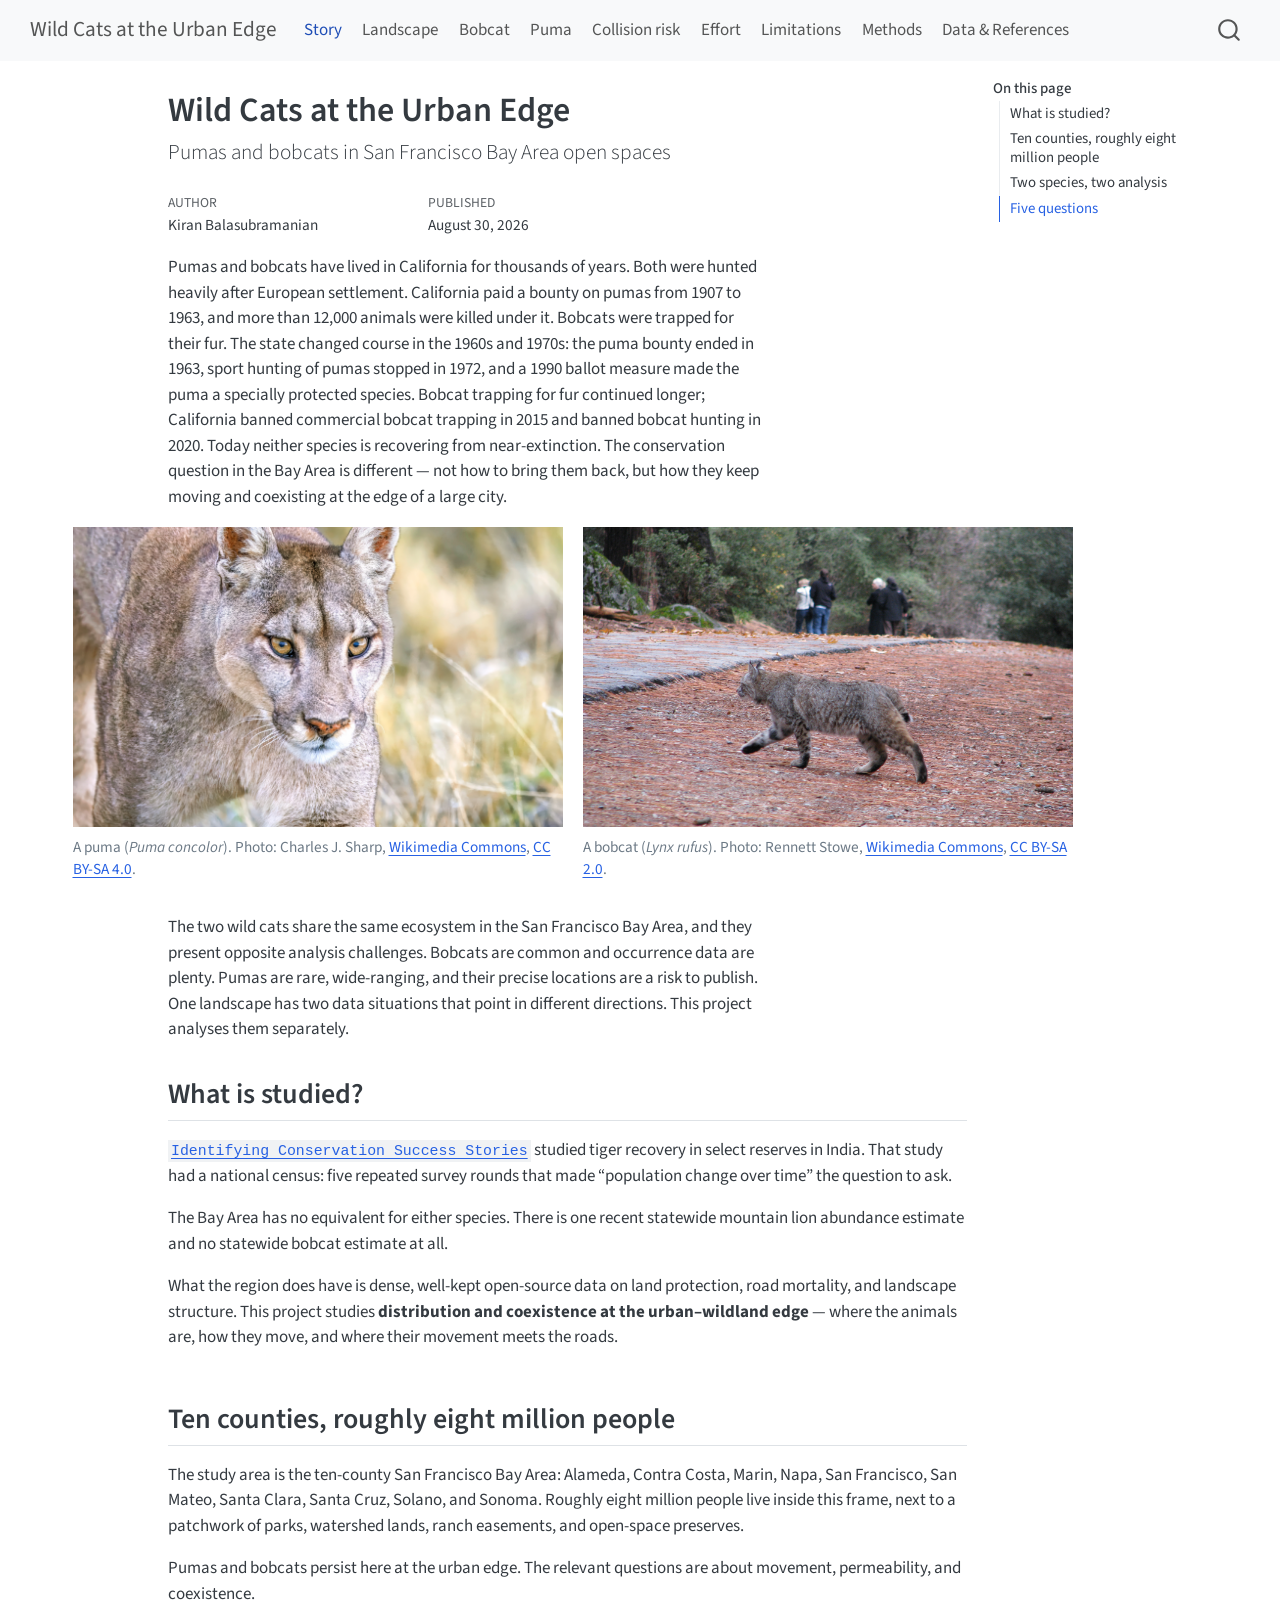
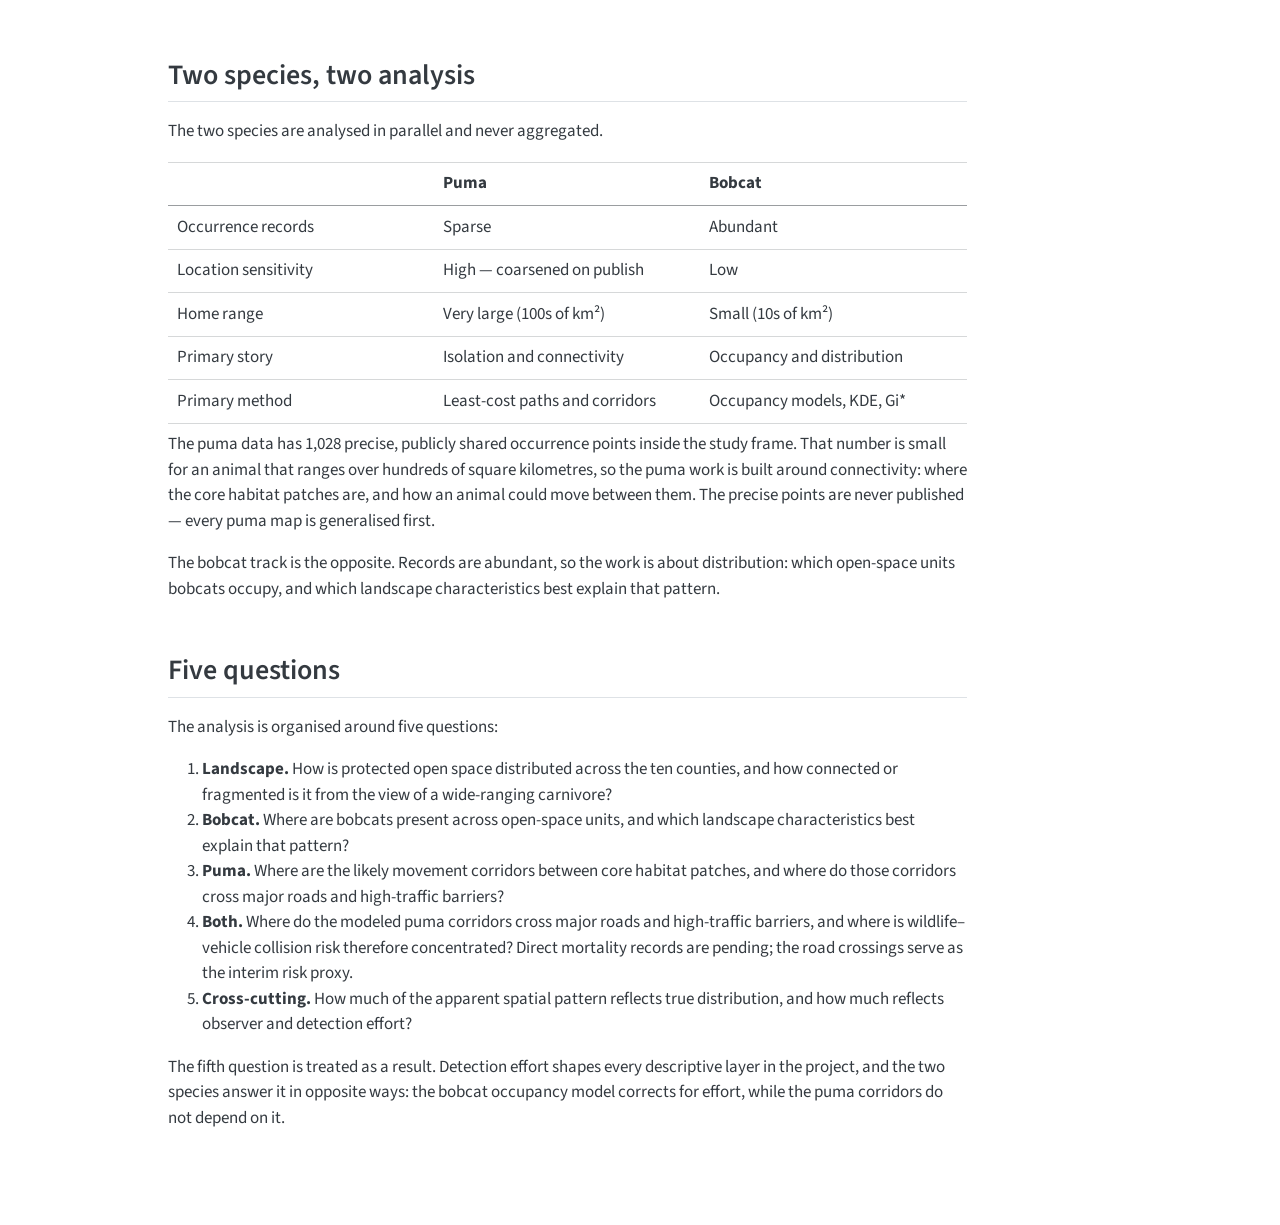
<file: index.html>
<!DOCTYPE html>
<html xmlns="http://www.w3.org/1999/xhtml" lang="en" xml:lang="en"><head>

<meta charset="utf-8">
<meta name="generator" content="quarto-1.10.18">

<meta name="viewport" content="width=device-width, initial-scale=1.0, user-scalable=yes">

<meta name="author" content="Kiran Balasubramanian">
<meta name="dcterms.date" content="2026-08-30">

<title>Wild Cats at the Urban Edge</title>
<style>
/* Default styles provided by pandoc.
** See https://pandoc.org/MANUAL.html#variables-for-html for config info.
*/
span.smallcaps{font-variant: small-caps;}
div.columns{display: flex; gap: 1.5em;}
div.column{flex: auto;}
@media screen {
div.columns{gap: min(4vw, 1.5em);}
div.column{overflow-x: auto;}
}
div.hanging-indent{margin-left: 1.5em; text-indent: -1.5em;}
ul.task-list{list-style: none;}
ul.task-list li input[type="checkbox"] {
  width: 0.8em;
  margin: 0 0.8em 0.2em -1em; /* quarto-specific, see https://github.com/quarto-dev/quarto-cli/issues/4556 */ 
  vertical-align: middle;
}
</style>


<script src="site_libs/quarto-nav/quarto-nav.js"></script>
<script src="site_libs/quarto-nav/headroom.min.js"></script>
<script src="site_libs/clipboard/clipboard.min.js"></script>
<script src="site_libs/quarto-search/autocomplete.umd.js"></script>
<script src="site_libs/quarto-search/fuse.min.js"></script>
<script src="site_libs/quarto-search/quarto-search.js"></script>
<meta name="quarto:offset" content="./">
<script src="site_libs/quarto-html/quarto.js" type="module"></script>
<script src="site_libs/quarto-html/tabsets/tabsets.js" type="module"></script>
<script src="site_libs/quarto-html/popper.min.js"></script>
<script src="site_libs/quarto-html/tippy.umd.min.js"></script>
<script src="site_libs/quarto-html/anchor.min.js"></script>
<link href="site_libs/quarto-html/tippy.css" rel="stylesheet">
<link href="site_libs/quarto-html/quarto-syntax-highlighting-64a204ab8560d761af7679ceaba22944.css" rel="stylesheet" id="quarto-text-highlighting-styles">
<script src="site_libs/bootstrap/bootstrap.min.js"></script>
<link href="site_libs/bootstrap/bootstrap-icons.css" rel="stylesheet">
<link href="site_libs/bootstrap/bootstrap-e3adbaa939bcd423dddc8c8a834270b4.min.css" rel="stylesheet" append-hash="true" id="quarto-bootstrap" data-mode="light">
<script id="quarto-search-options" type="application/json">{
  "location": "navbar",
  "copy-button": false,
  "collapse-after": 3,
  "panel-placement": "end",
  "type": "overlay",
  "limit": 50,
  "keyboard-shortcut": [
    "f",
    "/",
    "s"
  ],
  "show-item-context": false,
  "language": {
    "search-no-results-text": "No results",
    "search-matching-documents-text": "matching documents",
    "search-copy-link-title": "Copy link to search",
    "search-hide-matches-text": "Hide additional matches",
    "search-more-match-text": "more match in this document",
    "search-more-matches-text": "more matches in this document",
    "search-clear-button-title": "Clear",
    "search-text-placeholder": "",
    "search-detached-cancel-button-title": "Cancel",
    "search-submit-button-title": "Submit",
    "search-label": "Search"
  }
}</script>


<link rel="stylesheet" href="styles.css">
</head>

<body class="nav-fixed quarto-light">

<div id="quarto-search-results"></div>
  <header id="quarto-header" class="headroom fixed-top">
    <nav class="navbar navbar-expand-lg " data-bs-theme="dark">
      <div class="navbar-container container-fluid">
      <div class="navbar-brand-container mx-auto">
    <a class="navbar-brand" href="./index.html">
    <span class="navbar-title">Wild Cats at the Urban Edge</span>
    </a>
  </div>
            <div id="quarto-search" class="" title="Search"></div>
          <button class="navbar-toggler" type="button" data-bs-toggle="collapse" data-bs-target="#navbarCollapse" aria-controls="navbarCollapse" role="menu" aria-expanded="false" aria-label="Toggle navigation" onclick="if (window.quartoToggleHeadroom) { window.quartoToggleHeadroom(); }">
  <span class="navbar-toggler-icon"></span>
</button>
          <div class="collapse navbar-collapse" id="navbarCollapse">
            <ul class="navbar-nav navbar-nav-scroll me-auto">
  <li class="nav-item">
    <a class="nav-link active" href="./index.html" aria-current="page"> 
<span class="menu-text">Story</span></a>
  </li>  
  <li class="nav-item">
    <a class="nav-link" href="./landscape.html"> 
<span class="menu-text">Landscape</span></a>
  </li>  
  <li class="nav-item">
    <a class="nav-link" href="./bobcat.html"> 
<span class="menu-text">Bobcat</span></a>
  </li>  
  <li class="nav-item">
    <a class="nav-link" href="./puma.html"> 
<span class="menu-text">Puma</span></a>
  </li>  
  <li class="nav-item">
    <a class="nav-link" href="./roads.html"> 
<span class="menu-text">Collision risk</span></a>
  </li>  
  <li class="nav-item">
    <a class="nav-link" href="./q5.html"> 
<span class="menu-text">Effort</span></a>
  </li>  
  <li class="nav-item">
    <a class="nav-link" href="./limitations.html"> 
<span class="menu-text">Limitations</span></a>
  </li>  
  <li class="nav-item">
    <a class="nav-link" href="./methods.html"> 
<span class="menu-text">Methods</span></a>
  </li>  
  <li class="nav-item">
    <a class="nav-link" href="./data.html"> 
<span class="menu-text">Data &amp; References</span></a>
  </li>  
</ul>
          </div> <!-- /navcollapse -->
            <div class="quarto-navbar-tools">
</div>
      </div> <!-- /container-fluid -->
    </nav>
</header>
<!-- content -->
<div id="quarto-content" class="quarto-container page-columns page-rows-contents page-layout-full page-navbar">
<!-- sidebar -->
<!-- margin-sidebar -->
    <div id="quarto-margin-sidebar" class="sidebar margin-sidebar">
        <nav id="TOC" role="doc-toc" class="toc-active">
    <h2 id="toc-title">On this page</h2>
   
  <ul>
  <li><a href="#what-is-studied" id="toc-what-is-studied" class="nav-link active" data-scroll-target="#what-is-studied">What is studied?</a></li>
  <li><a href="#ten-counties-roughly-eight-million-people" id="toc-ten-counties-roughly-eight-million-people" class="nav-link" data-scroll-target="#ten-counties-roughly-eight-million-people">Ten counties, roughly eight million people</a></li>
  <li><a href="#two-species-two-analysis" id="toc-two-species-two-analysis" class="nav-link" data-scroll-target="#two-species-two-analysis">Two species, two analysis</a></li>
  <li><a href="#five-questions" id="toc-five-questions" class="nav-link" data-scroll-target="#five-questions">Five questions</a></li>
  </ul>
</nav>
    </div>
<!-- main -->
<main class="content page-columns page-full column-body" id="quarto-document-content">

<header id="title-block-header" class="quarto-title-block default">
<div class="quarto-title">
<h1 class="title">Wild Cats at the Urban Edge</h1>
<p class="subtitle lead">Pumas and bobcats in San Francisco Bay Area open spaces</p>
</div>



<div class="quarto-title-meta column-body">

    <div>
    <div class="quarto-title-meta-heading">Author</div>
    <div class="quarto-title-meta-contents">
             <p>Kiran Balasubramanian </p>
          </div>
  </div>
    
    <div>
    <div class="quarto-title-meta-heading">Published</div>
    <div class="quarto-title-meta-contents">
      <p class="date">August 30, 2026</p>
    </div>
  </div>
  
    
  </div>
  


</header>


<p>Pumas and bobcats have lived in California for thousands of years. Both were hunted heavily after European settlement. California paid a bounty on pumas from 1907 to 1963, and more than 12,000 animals were killed under it. Bobcats were trapped for their fur. The state changed course in the 1960s and 1970s: the puma bounty ended in 1963, sport hunting of pumas stopped in 1972, and a 1990 ballot measure made the puma a specially protected species. Bobcat trapping for fur continued longer; California banned commercial bobcat trapping in 2015 and banned bobcat hunting in 2020. Today neither species is recovering from near-extinction. The conservation question in the Bay Area is different — not how to bring them back, but how they keep moving and coexisting at the edge of a large city.</p>
<div class="lead-cats column-page quarto-layout-panel" data-layout-ncol="2">
<div class="quarto-layout-row">
<div class="quarto-layout-cell" style="flex-basis: 50.0%;justify-content: flex-start;">
<div class="quarto-figure quarto-figure-center">
<figure class="figure">
<p><img src="media/images/puma_concolor2.jpg" class="img-fluid figure-img" alt="A puma standing on rocky ground"></p>
<figcaption>A puma (<em>Puma concolor</em>). Photo: Charles J. Sharp, <a href="https://commons.wikimedia.org/wiki/File:Puma_(Puma_concolor_concolor)_female_Leona_Amarga_6.jpg">Wikimedia Commons</a>, <a href="https://creativecommons.org/licenses/by-sa/4.0">CC BY-SA 4.0</a>.</figcaption>
</figure>
</div>
</div>
<div class="quarto-layout-cell" style="flex-basis: 50.0%;justify-content: flex-start;">
<div class="quarto-figure quarto-figure-center">
<figure class="figure">
<p><img src="media/images/lynx_rufus2.jpg" class="img-fluid figure-img" alt="A bobcat sitting in grass"></p>
<figcaption>A bobcat (<em>Lynx rufus</em>). Photo: Rennett Stowe, <a href="https://commons.wikimedia.org/wiki/File:Wild_Bobcat_(3021593202).jpg">Wikimedia Commons</a>, <a href="https://creativecommons.org/licenses/by-sa/2.0">CC BY-SA 2.0</a>.</figcaption>
</figure>
</div>
</div>
</div>
</div>
<p>The two wild cats share the same ecosystem in the San Francisco Bay Area, and they present opposite analysis challenges. Bobcats are common and occurrence data are plenty. Pumas are rare, wide-ranging, and their precise locations are a risk to publish. One landscape has two data situations that point in different directions. This project analyses them separately.</p>
<section id="what-is-studied" class="level2">
<h2 class="anchored" data-anchor-id="what-is-studied">What is studied?</h2>
<p><a href="https://k-bsub.github.io/tiger-conservation-india/"><code>Identifying Conservation Success Stories</code></a> studied tiger recovery in select reserves in India. That study had a national census: five repeated survey rounds that made “population change over time” the question to ask.</p>
<p>The Bay Area has no equivalent for either species. There is one recent statewide mountain lion abundance estimate and no statewide bobcat estimate at all.</p>
<p>What the region does have is dense, well-kept open-source data on land protection, road mortality, and landscape structure. This project studies <strong>distribution and coexistence at the urban–wildland edge</strong> — where the animals are, how they move, and where their movement meets the roads.</p>
</section>
<section id="ten-counties-roughly-eight-million-people" class="level2">
<h2 class="anchored" data-anchor-id="ten-counties-roughly-eight-million-people">Ten counties, roughly eight million people</h2>
<p>The study area is the ten-county San Francisco Bay Area: Alameda, Contra Costa, Marin, Napa, San Francisco, San Mateo, Santa Clara, Santa Cruz, Solano, and Sonoma. Roughly eight million people live inside this frame, next to a patchwork of parks, watershed lands, ranch easements, and open-space preserves.</p>
<p>Pumas and bobcats persist here at the urban edge. The relevant questions are about movement, permeability, and coexistence.</p>
</section>
<section id="two-species-two-analysis" class="level2">
<h2 class="anchored" data-anchor-id="two-species-two-analysis">Two species, two analysis</h2>
<p>The two species are analysed in parallel and never aggregated.</p>
<table class="caption-top table">
<colgroup>
<col style="width: 33%">
<col style="width: 33%">
<col style="width: 33%">
</colgroup>
<thead>
<tr class="header">
<th></th>
<th>Puma</th>
<th>Bobcat</th>
</tr>
</thead>
<tbody>
<tr class="odd">
<td>Occurrence records</td>
<td>Sparse</td>
<td>Abundant</td>
</tr>
<tr class="even">
<td>Location sensitivity</td>
<td>High — coarsened on publish</td>
<td>Low</td>
</tr>
<tr class="odd">
<td>Home range</td>
<td>Very large (100s of km²)</td>
<td>Small (10s of km²)</td>
</tr>
<tr class="even">
<td>Primary story</td>
<td>Isolation and connectivity</td>
<td>Occupancy and distribution</td>
</tr>
<tr class="odd">
<td>Primary method</td>
<td>Least-cost paths and corridors</td>
<td>Occupancy models, KDE, Gi*</td>
</tr>
</tbody>
</table>
<p>The puma data has 1,028 precise, publicly shared occurrence points inside the study frame. That number is small for an animal that ranges over hundreds of square kilometres, so the puma work is built around connectivity: where the core habitat patches are, and how an animal could move between them. The precise points are never published — every puma map is generalised first.</p>
<p>The bobcat track is the opposite. Records are abundant, so the work is about distribution: which open-space units bobcats occupy, and which landscape characteristics best explain that pattern.</p>
</section>
<section id="five-questions" class="level2">
<h2 class="anchored" data-anchor-id="five-questions">Five questions</h2>
<p>The analysis is organised around five questions:</p>
<ol type="1">
<li><strong>Landscape.</strong> How is protected open space distributed across the ten counties, and how connected or fragmented is it from the view of a wide-ranging carnivore?</li>
<li><strong>Bobcat.</strong> Where are bobcats present across open-space units, and which landscape characteristics best explain that pattern?</li>
<li><strong>Puma.</strong> Where are the likely movement corridors between core habitat patches, and where do those corridors cross major roads and high-traffic barriers?</li>
<li><strong>Both.</strong> Where do the modeled puma corridors cross major roads and high-traffic barriers, and where is wildlife–vehicle collision risk therefore concentrated? Direct mortality records are pending; the road crossings serve as the interim risk proxy.</li>
<li><strong>Cross-cutting.</strong> How much of the apparent spatial pattern reflects true distribution, and how much reflects observer and detection effort?</li>
</ol>
<p>The fifth question is treated as a result. Detection effort shapes every descriptive layer in the project, and the two species answer it in opposite ways: the bobcat occupancy model corrects for effort, while the puma corridors do not depend on it.</p>


</section>

</main> <!-- /main -->
<script id="quarto-html-after-body" type="application/javascript">
  window.document.addEventListener("DOMContentLoaded", function (event) {
    const icon = "";
    const anchorJS = new window.AnchorJS();
    anchorJS.options = {
      placement: 'right',
      icon: icon
    };
    anchorJS.add('.anchored');
    const isCodeAnnotation = (el) => {
      for (const clz of el.classList) {
        if (clz.startsWith('code-annotation-')) {                     
          return true;
        }
      }
      return false;
    }
    const onCopySuccess = function(e) {
      // button target
      const button = e.trigger;
      // don't keep focus
      button.blur();
      // flash "checked"
      button.classList.add('code-copy-button-checked');
      var currentTitle = button.getAttribute("title");
      button.setAttribute("title", "Copied!");
      let tooltip;
      if (window.bootstrap) {
        button.setAttribute("data-bs-toggle", "tooltip");
        button.setAttribute("data-bs-placement", "left");
        button.setAttribute("data-bs-title", "Copied!");
        tooltip = new bootstrap.Tooltip(button, 
          { trigger: "manual", 
            customClass: "code-copy-button-tooltip",
            offset: [0, -8]});
        tooltip.show();    
      }
      setTimeout(function() {
        if (tooltip) {
          tooltip.hide();
          button.removeAttribute("data-bs-title");
          button.removeAttribute("data-bs-toggle");
          button.removeAttribute("data-bs-placement");
        }
        button.setAttribute("title", currentTitle);
        button.classList.remove('code-copy-button-checked');
      }, 1000);
      // clear code selection
      e.clearSelection();
    }
    const getTextToCopy = function(trigger) {
      const outerScaffold = trigger.parentElement.cloneNode(true);
      const codeEl = outerScaffold.querySelector('code');
      for (const childEl of codeEl.children) {
        if (isCodeAnnotation(childEl)) {
          childEl.remove();
        }
      }
      return codeEl.innerText;
    }
    const clipboard = new window.ClipboardJS('.code-copy-button:not([data-in-quarto-modal])', {
      text: getTextToCopy
    });
    clipboard.on('success', onCopySuccess);
    if (window.document.getElementById('quarto-embedded-source-code-modal')) {
      const clipboardModal = new window.ClipboardJS('.code-copy-button[data-in-quarto-modal]', {
        text: getTextToCopy,
        container: window.document.getElementById('quarto-embedded-source-code-modal')
      });
      clipboardModal.on('success', onCopySuccess);
    }
      var localhostRegex = new RegExp(/^(?:http|https):\/\/localhost\:?[0-9]*\//);
      var mailtoRegex = new RegExp(/^mailto:/);
        var filterRegex = new RegExp("https:\/\/k-bsub\.github\.io\/bay-area-wildcats\/");
      var isInternal = (href) => {
          return filterRegex.test(href) || localhostRegex.test(href) || mailtoRegex.test(href);
      }
      // Inspect non-navigation links and adorn them if external
     var links = window.document.querySelectorAll('a[href]:not(.nav-link):not(.navbar-brand):not(.toc-action):not(.sidebar-link):not(.sidebar-item-toggle):not(.pagination-link):not(.no-external):not([aria-hidden]):not(.dropdown-item):not(.quarto-navigation-tool):not(.about-link)');
      for (var i=0; i<links.length; i++) {
        const link = links[i];
        if (!isInternal(link.href)) {
          // undo the damage that might have been done by quarto-nav.js in the case of
          // links that we want to consider external
          if (link.dataset.originalHref !== undefined) {
            link.href = link.dataset.originalHref;
          }
        }
      }
    function tippyHover(el, contentFn, onTriggerFn, onUntriggerFn) {
      const config = {
        allowHTML: true,
        maxWidth: 500,
        delay: 100,
        arrow: false,
        appendTo: function(el) {
            return el.parentElement;
        },
        interactive: true,
        interactiveBorder: 10,
        theme: 'quarto',
        placement: 'bottom-start',
      };
      if (contentFn) {
        config.content = contentFn;
      }
      if (onTriggerFn) {
        config.onTrigger = onTriggerFn;
      }
      if (onUntriggerFn) {
        config.onUntrigger = onUntriggerFn;
      }
      window.tippy(el, config); 
    }
    const noterefs = window.document.querySelectorAll('a[role="doc-noteref"]');
    for (var i=0; i<noterefs.length; i++) {
      const ref = noterefs[i];
      tippyHover(ref, function() {
        // use id or data attribute instead here
        let href = ref.getAttribute('data-footnote-href') || ref.getAttribute('href');
        try { href = new URL(href).hash; } catch {}
        const id = href.replace(/^#\/?/, "");
        const note = window.document.getElementById(id);
        if (note) {
          return note.innerHTML;
        } else {
          return "";
        }
      });
    }
    const xrefs = window.document.querySelectorAll('a.quarto-xref');
    const processXRef = (id, note) => {
      // Strip column container classes
      const stripColumnClz = (el) => {
        el.classList.remove("page-full", "page-columns");
        if (el.children) {
          for (const child of el.children) {
            stripColumnClz(child);
          }
        }
      }
      stripColumnClz(note)
      if (id === null || id.startsWith('sec-')) {
        // Special case sections, only their first couple elements
        const container = document.createElement("div");
        if (note.children && note.children.length > 2) {
          container.appendChild(note.children[0].cloneNode(true));
          for (let i = 1; i < note.children.length; i++) {
            const child = note.children[i];
            if (child.tagName === "P" && child.innerText === "") {
              continue;
            } else {
              container.appendChild(child.cloneNode(true));
              break;
            }
          }
          if (window.Quarto?.typesetMath) {
            window.Quarto.typesetMath(container);
          }
          return container.innerHTML
        } else {
          if (window.Quarto?.typesetMath) {
            window.Quarto.typesetMath(note);
          }
          return note.innerHTML;
        }
      } else {
        // Remove any anchor links if they are present
        const anchorLink = note.querySelector('a.anchorjs-link');
        if (anchorLink) {
          anchorLink.remove();
        }
        if (window.Quarto?.typesetMath) {
          window.Quarto.typesetMath(note);
        }
        if (note.classList.contains("callout")) {
          return note.outerHTML;
        } else {
          return note.innerHTML;
        }
      }
    }
    for (var i=0; i<xrefs.length; i++) {
      const xref = xrefs[i];
      tippyHover(xref, undefined, function(instance) {
        instance.disable();
        let url = xref.getAttribute('href');
        let hash = undefined; 
        if (url.startsWith('#')) {
          hash = url;
        } else {
          try { hash = new URL(url).hash; } catch {}
        }
        if (hash) {
          const id = hash.replace(/^#\/?/, "");
          const note = window.document.getElementById(id);
          if (note !== null) {
            try {
              const html = processXRef(id, note.cloneNode(true));
              instance.setContent(html);
            } finally {
              instance.enable();
              instance.show();
            }
          } else {
            // See if we can fetch this
            fetch(url.split('#')[0])
            .then(res => res.text())
            .then(html => {
              const parser = new DOMParser();
              const htmlDoc = parser.parseFromString(html, "text/html");
              const note = htmlDoc.getElementById(id);
              if (note !== null) {
                const html = processXRef(id, note);
                instance.setContent(html);
              } 
            }).finally(() => {
              instance.enable();
              instance.show();
            });
          }
        } else {
          // See if we can fetch a full url (with no hash to target)
          // This is a special case and we should probably do some content thinning / targeting
          fetch(url)
          .then(res => res.text())
          .then(html => {
            const parser = new DOMParser();
            const htmlDoc = parser.parseFromString(html, "text/html");
            const note = htmlDoc.querySelector('main.content');
            if (note !== null) {
              // This should only happen for chapter cross references
              // (since there is no id in the URL)
              // remove the first header
              if (note.children.length > 0 && note.children[0].tagName === "HEADER") {
                note.children[0].remove();
              }
              const html = processXRef(null, note);
              instance.setContent(html);
            } 
          }).finally(() => {
            instance.enable();
            instance.show();
          });
        }
      }, function(instance) {
      });
    }
        let selectedAnnoteEl;
        const selectorForAnnotation = ( cell, annotation) => {
          let cellAttr = 'data-code-cell="' + cell + '"';
          let lineAttr = 'data-code-annotation="' +  annotation + '"';
          const selector = 'span[' + cellAttr + '][' + lineAttr + ']';
          return selector;
        }
        const selectCodeLines = (annoteEl) => {
          const doc = window.document;
          const targetCell = annoteEl.getAttribute("data-target-cell");
          const targetAnnotation = annoteEl.getAttribute("data-target-annotation");
          const annoteSpan = window.document.querySelector(selectorForAnnotation(targetCell, targetAnnotation));
          const lines = annoteSpan.getAttribute("data-code-lines").split(",");
          const lineIds = lines.map((line) => {
            return targetCell + "-" + line;
          })
          let top = null;
          let height = null;
          let parent = null;
          if (lineIds.length > 0) {
              //compute the position of the single el (top and bottom and make a div)
              const el = window.document.getElementById(lineIds[0]);
              top = el.offsetTop;
              height = el.offsetHeight;
              parent = el.parentElement.parentElement;
            if (lineIds.length > 1) {
              const lastEl = window.document.getElementById(lineIds[lineIds.length - 1]);
              const bottom = lastEl.offsetTop + lastEl.offsetHeight;
              height = bottom - top;
            }
            if (top !== null && height !== null && parent !== null) {
              // cook up a div (if necessary) and position it 
              let div = window.document.getElementById("code-annotation-line-highlight");
              if (div === null) {
                div = window.document.createElement("div");
                div.setAttribute("id", "code-annotation-line-highlight");
                div.style.position = 'absolute';
                parent.appendChild(div);
              }
              div.style.top = top - 2 + "px";
              div.style.height = height + 4 + "px";
              div.style.left = 0;
              let gutterDiv = window.document.getElementById("code-annotation-line-highlight-gutter");
              if (gutterDiv === null) {
                gutterDiv = window.document.createElement("div");
                gutterDiv.setAttribute("id", "code-annotation-line-highlight-gutter");
                gutterDiv.style.position = 'absolute';
                const codeCell = window.document.getElementById(targetCell);
                const gutter = codeCell.querySelector('.code-annotation-gutter');
                gutter.appendChild(gutterDiv);
              }
              gutterDiv.style.top = top - 2 + "px";
              gutterDiv.style.height = height + 4 + "px";
            }
            selectedAnnoteEl = annoteEl;
          }
        };
        const unselectCodeLines = () => {
          const elementsIds = ["code-annotation-line-highlight", "code-annotation-line-highlight-gutter"];
          elementsIds.forEach((elId) => {
            const div = window.document.getElementById(elId);
            if (div) {
              div.remove();
            }
          });
          selectedAnnoteEl = undefined;
        };
          // Handle positioning of the toggle
      window.addEventListener(
        "resize",
        throttle(() => {
          elRect = undefined;
          if (selectedAnnoteEl) {
            selectCodeLines(selectedAnnoteEl);
          }
        }, 10)
      );
      function throttle(fn, ms) {
      let throttle = false;
      let timer;
        return (...args) => {
          if(!throttle) { // first call gets through
              fn.apply(this, args);
              throttle = true;
          } else { // all the others get throttled
              if(timer) clearTimeout(timer); // cancel #2
              timer = setTimeout(() => {
                fn.apply(this, args);
                timer = throttle = false;
              }, ms);
          }
        };
      }
        // Attach click handler to the DT
        const annoteDls = window.document.querySelectorAll('dt[data-target-cell]');
        for (const annoteDlNode of annoteDls) {
          annoteDlNode.addEventListener('click', (event) => {
            const clickedEl = event.target;
            if (clickedEl !== selectedAnnoteEl) {
              unselectCodeLines();
              const activeEl = window.document.querySelector('dt[data-target-cell].code-annotation-active');
              if (activeEl) {
                activeEl.classList.remove('code-annotation-active');
              }
              selectCodeLines(clickedEl);
              clickedEl.classList.add('code-annotation-active');
            } else {
              // Unselect the line
              unselectCodeLines();
              clickedEl.classList.remove('code-annotation-active');
            }
          });
        }
    const findCites = (el) => {
      const parentEl = el.parentElement;
      if (parentEl) {
        const cites = parentEl.dataset.cites;
        if (cites) {
          return {
            el,
            cites: cites.split(' ')
          };
        } else {
          return findCites(el.parentElement)
        }
      } else {
        return undefined;
      }
    };
    var bibliorefs = window.document.querySelectorAll('a[role="doc-biblioref"]');
    for (var i=0; i<bibliorefs.length; i++) {
      const ref = bibliorefs[i];
      const citeInfo = findCites(ref);
      if (citeInfo) {
        tippyHover(citeInfo.el, function() {
          var popup = window.document.createElement('div');
          citeInfo.cites.forEach(function(cite) {
            var citeDiv = window.document.createElement('div');
            citeDiv.classList.add('hanging-indent');
            citeDiv.classList.add('csl-entry');
            var biblioDiv = window.document.getElementById('ref-' + cite);
            if (biblioDiv) {
              citeDiv.innerHTML = biblioDiv.innerHTML;
            }
            popup.appendChild(citeDiv);
          });
          return popup.innerHTML;
        });
      }
    }
  });
  </script>
</div> <!-- /content -->




</body></html>
</file>
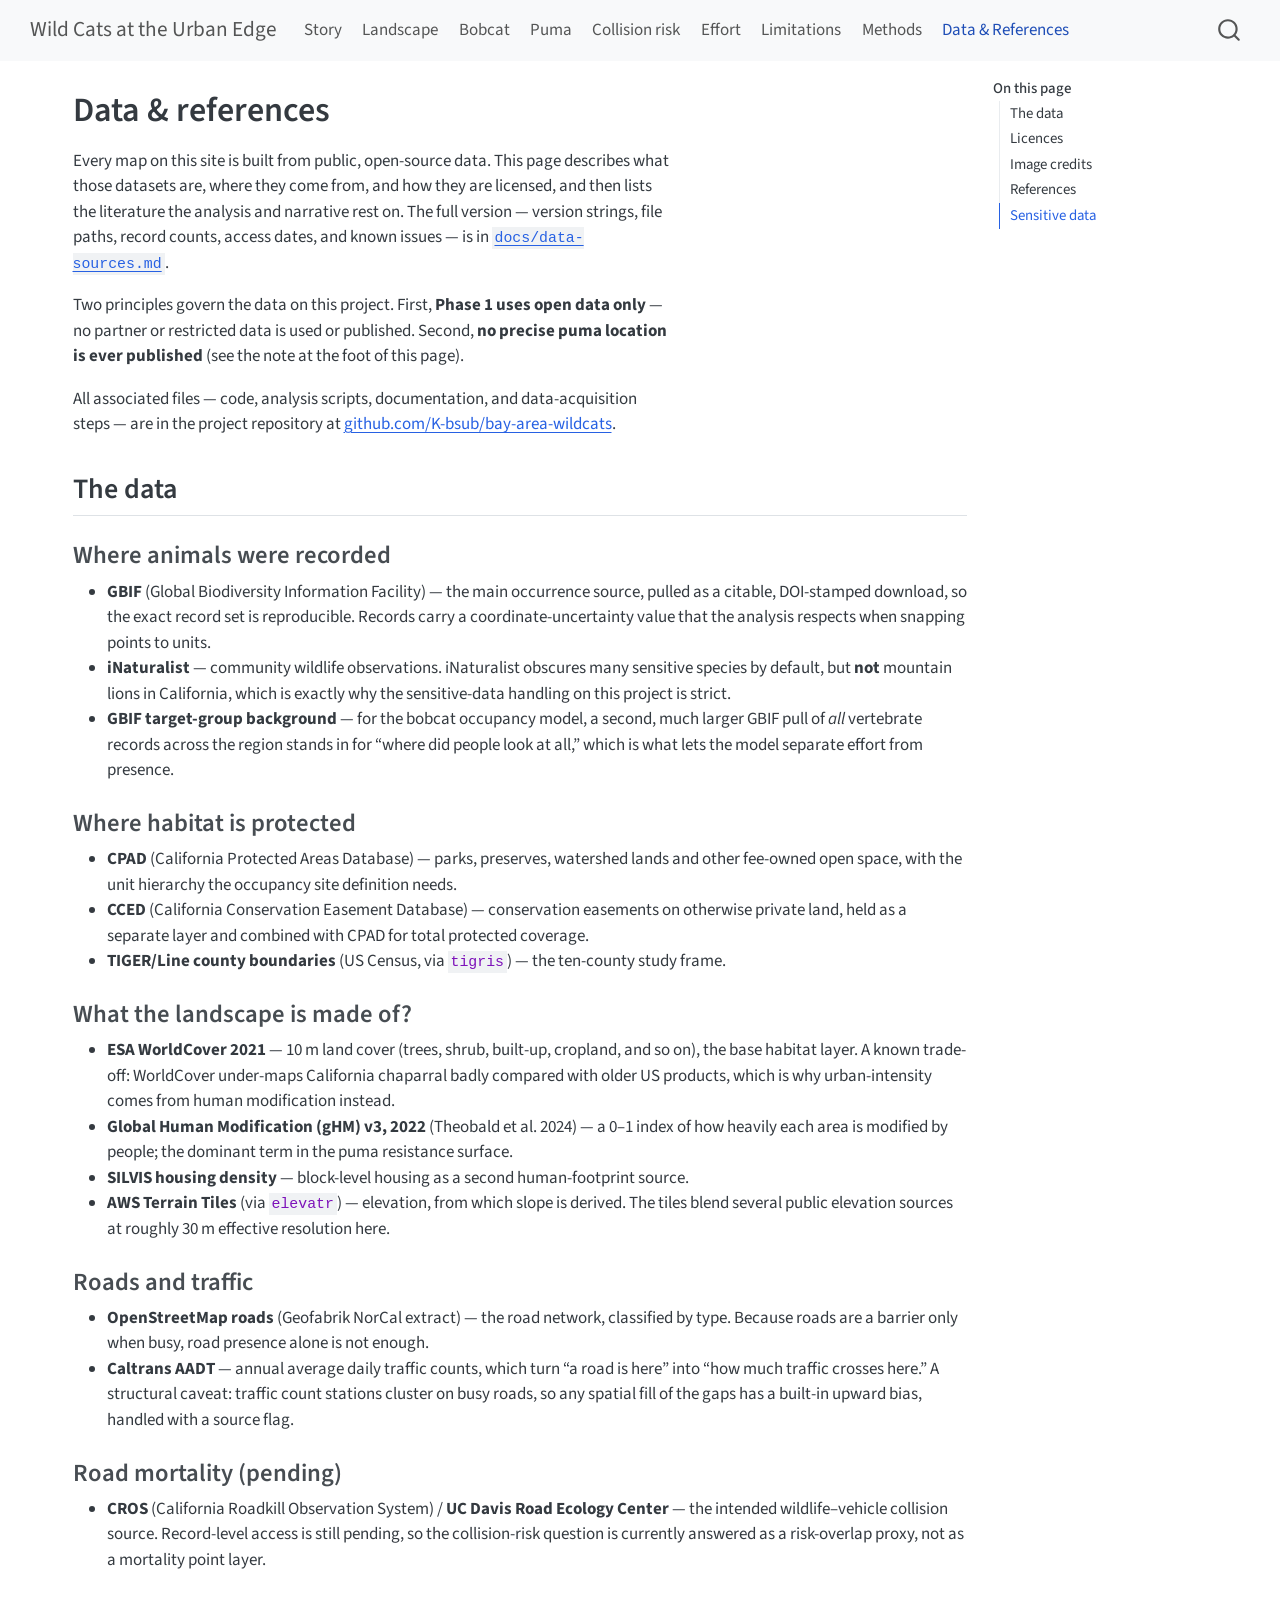
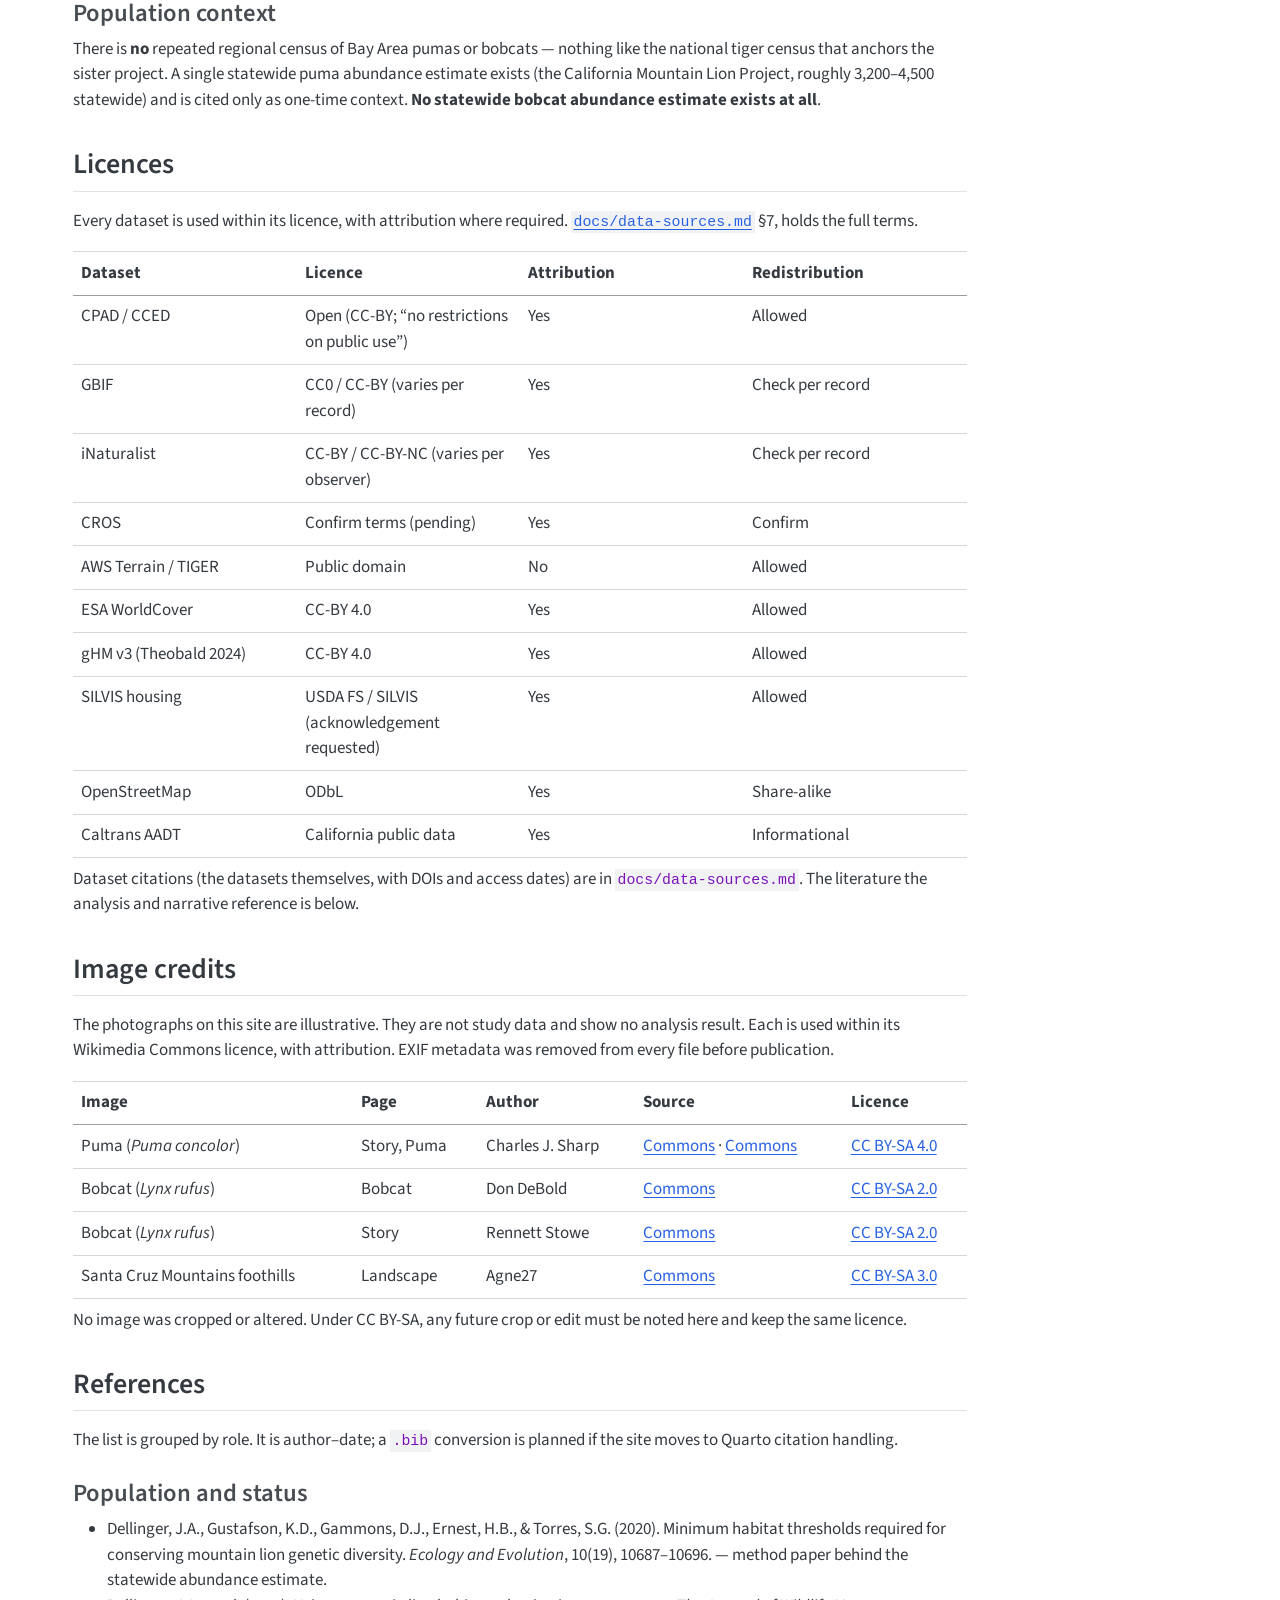
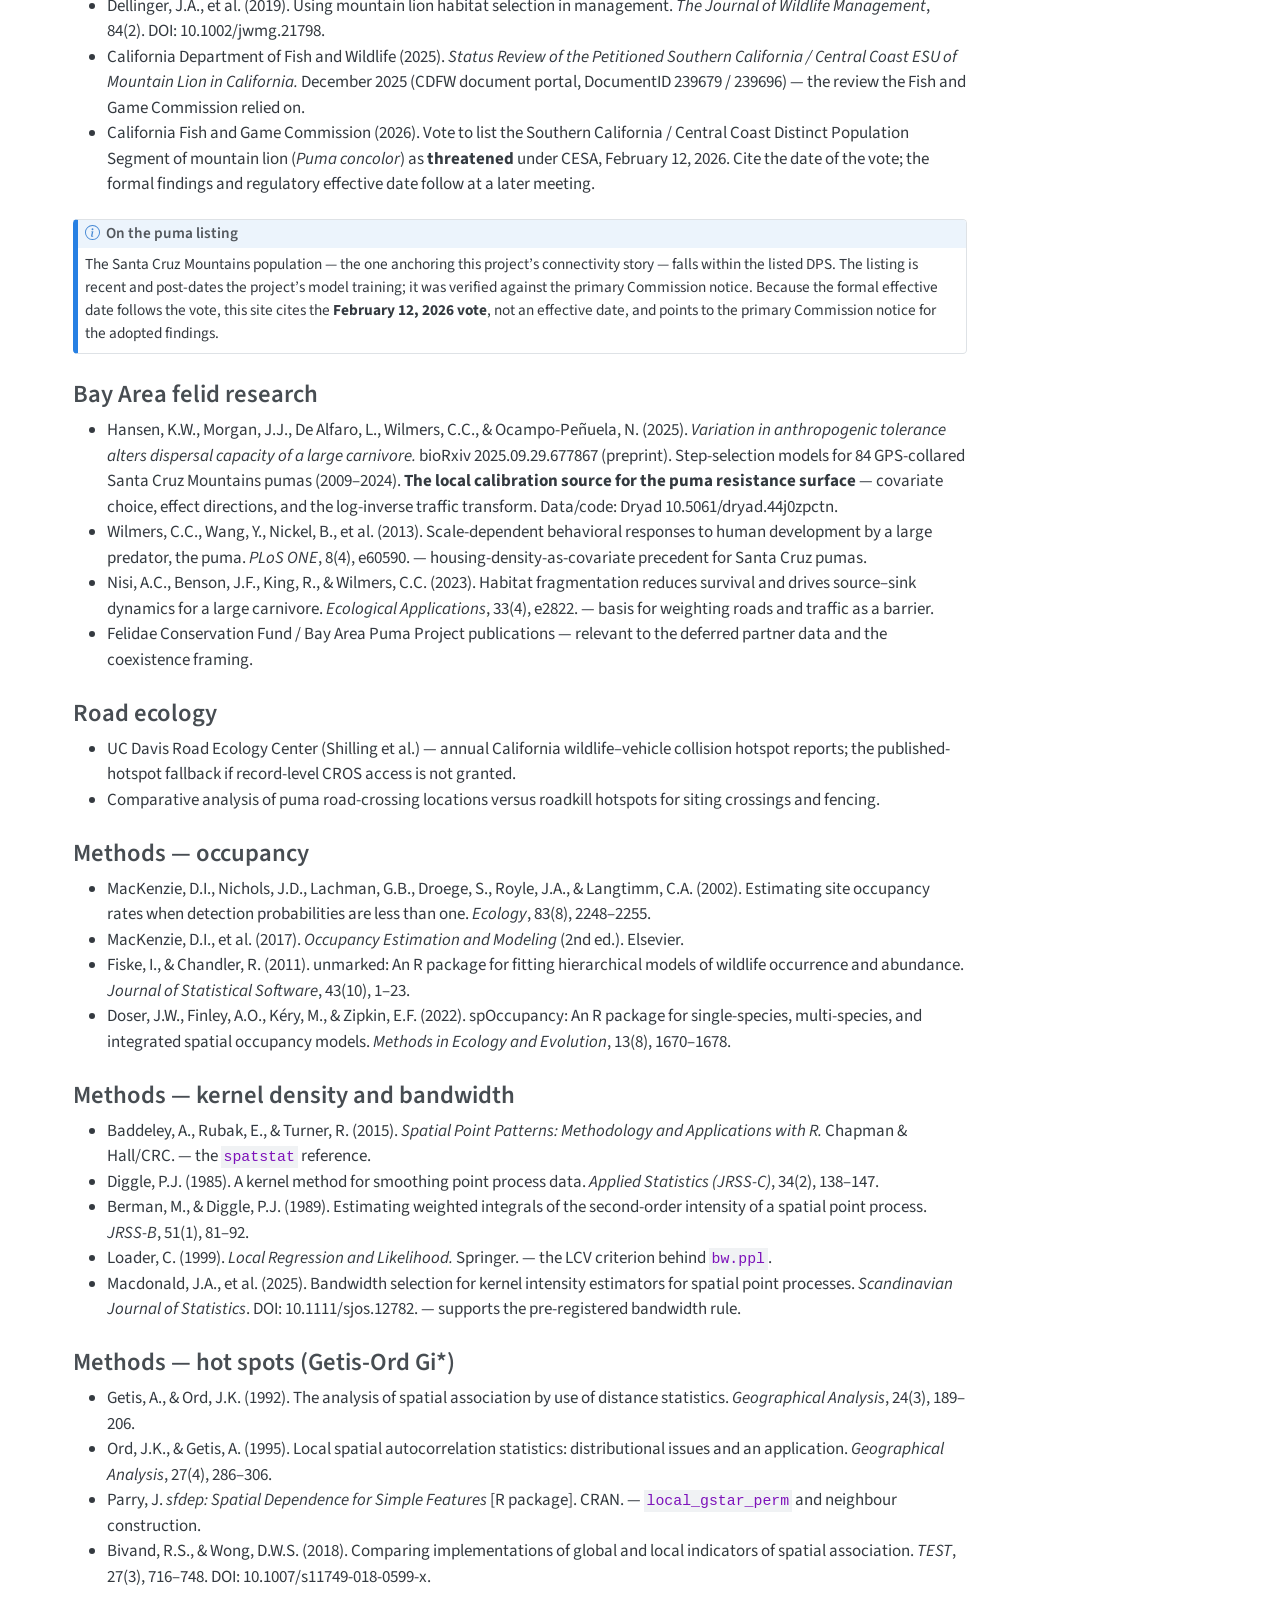
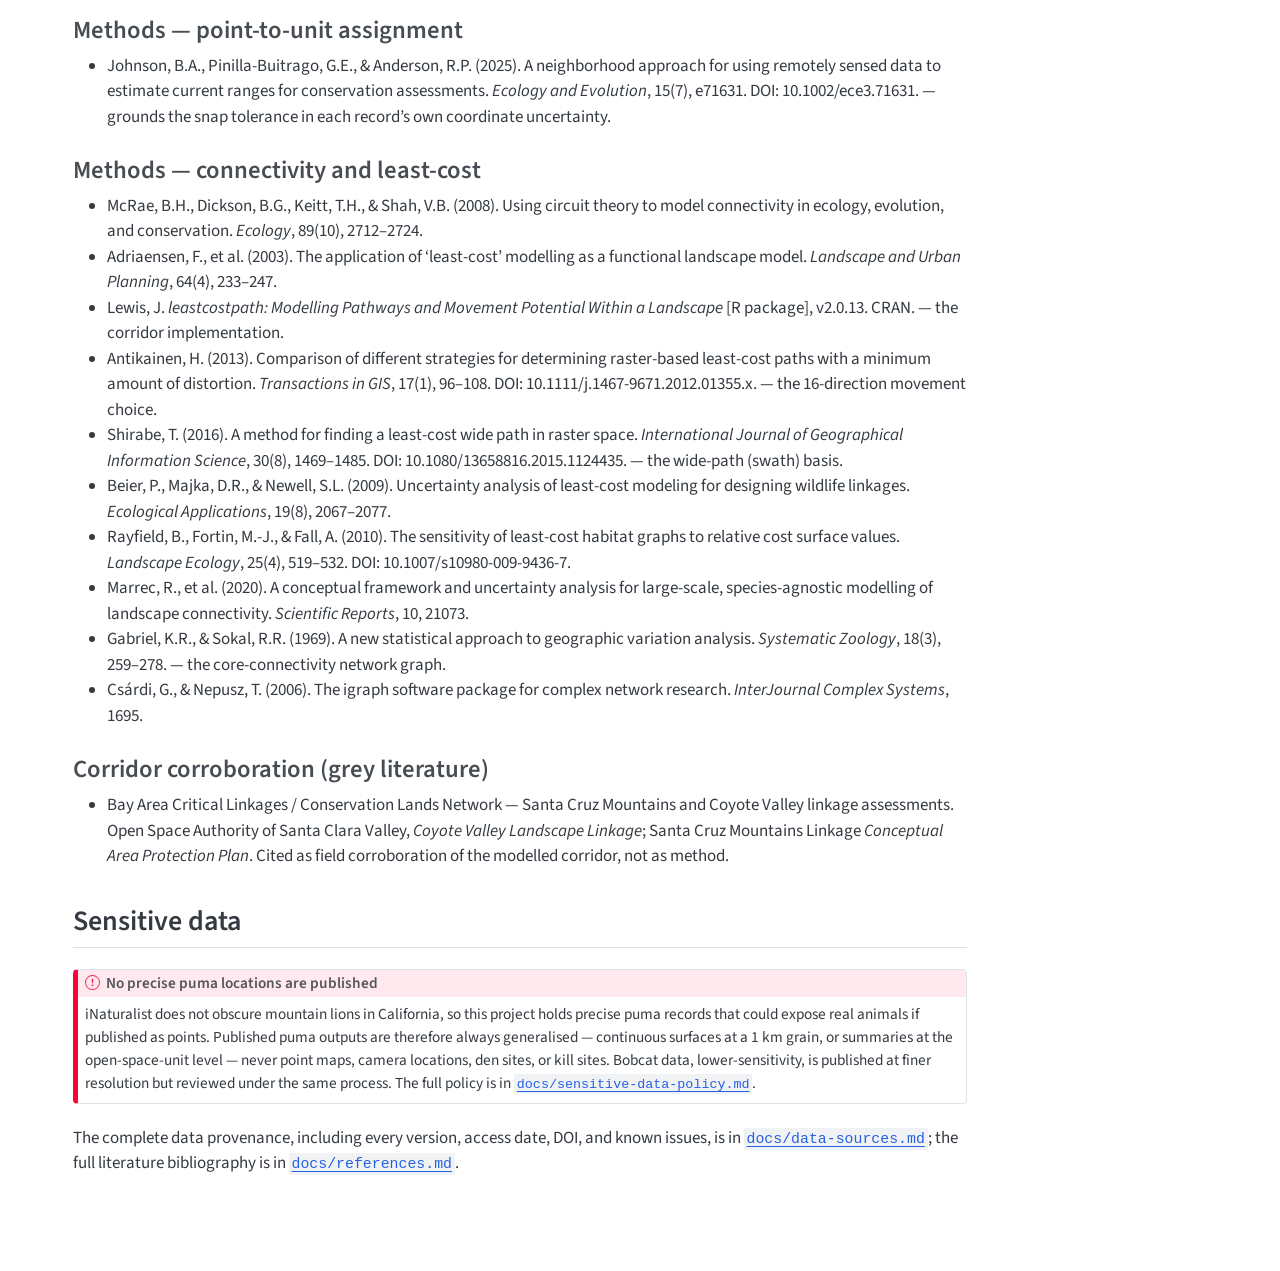
<file: data.html>
<!DOCTYPE html>
<html xmlns="http://www.w3.org/1999/xhtml" lang="en" xml:lang="en"><head>

<meta charset="utf-8">
<meta name="generator" content="quarto-1.10.18">

<meta name="viewport" content="width=device-width, initial-scale=1.0, user-scalable=yes">


<title>Data &amp; references – Wild Cats at the Urban Edge</title>
<style>
/* Default styles provided by pandoc.
** See https://pandoc.org/MANUAL.html#variables-for-html for config info.
*/
span.smallcaps{font-variant: small-caps;}
div.columns{display: flex; gap: 1.5em;}
div.column{flex: auto;}
@media screen {
div.columns{gap: min(4vw, 1.5em);}
div.column{overflow-x: auto;}
}
div.hanging-indent{margin-left: 1.5em; text-indent: -1.5em;}
ul.task-list{list-style: none;}
ul.task-list li input[type="checkbox"] {
  width: 0.8em;
  margin: 0 0.8em 0.2em -1em; /* quarto-specific, see https://github.com/quarto-dev/quarto-cli/issues/4556 */ 
  vertical-align: middle;
}
</style>


<script src="site_libs/quarto-nav/quarto-nav.js"></script>
<script src="site_libs/quarto-nav/headroom.min.js"></script>
<script src="site_libs/clipboard/clipboard.min.js"></script>
<script src="site_libs/quarto-search/autocomplete.umd.js"></script>
<script src="site_libs/quarto-search/fuse.min.js"></script>
<script src="site_libs/quarto-search/quarto-search.js"></script>
<meta name="quarto:offset" content="./">
<script src="site_libs/quarto-html/quarto.js" type="module"></script>
<script src="site_libs/quarto-html/tabsets/tabsets.js" type="module"></script>
<script src="site_libs/quarto-html/popper.min.js"></script>
<script src="site_libs/quarto-html/tippy.umd.min.js"></script>
<script src="site_libs/quarto-html/anchor.min.js"></script>
<link href="site_libs/quarto-html/tippy.css" rel="stylesheet">
<link href="site_libs/quarto-html/quarto-syntax-highlighting-64a204ab8560d761af7679ceaba22944.css" rel="stylesheet" id="quarto-text-highlighting-styles">
<script src="site_libs/bootstrap/bootstrap.min.js"></script>
<link href="site_libs/bootstrap/bootstrap-icons.css" rel="stylesheet">
<link href="site_libs/bootstrap/bootstrap-e3adbaa939bcd423dddc8c8a834270b4.min.css" rel="stylesheet" append-hash="true" id="quarto-bootstrap" data-mode="light">
<script id="quarto-search-options" type="application/json">{
  "location": "navbar",
  "copy-button": false,
  "collapse-after": 3,
  "panel-placement": "end",
  "type": "overlay",
  "limit": 50,
  "keyboard-shortcut": [
    "f",
    "/",
    "s"
  ],
  "show-item-context": false,
  "language": {
    "search-no-results-text": "No results",
    "search-matching-documents-text": "matching documents",
    "search-copy-link-title": "Copy link to search",
    "search-hide-matches-text": "Hide additional matches",
    "search-more-match-text": "more match in this document",
    "search-more-matches-text": "more matches in this document",
    "search-clear-button-title": "Clear",
    "search-text-placeholder": "",
    "search-detached-cancel-button-title": "Cancel",
    "search-submit-button-title": "Submit",
    "search-label": "Search"
  }
}</script>


<link rel="stylesheet" href="styles.css">
</head>

<body class="nav-fixed quarto-light">

<div id="quarto-search-results"></div>
  <header id="quarto-header" class="headroom fixed-top">
    <nav class="navbar navbar-expand-lg " data-bs-theme="dark">
      <div class="navbar-container container-fluid">
      <div class="navbar-brand-container mx-auto">
    <a class="navbar-brand" href="./index.html">
    <span class="navbar-title">Wild Cats at the Urban Edge</span>
    </a>
  </div>
            <div id="quarto-search" class="" title="Search"></div>
          <button class="navbar-toggler" type="button" data-bs-toggle="collapse" data-bs-target="#navbarCollapse" aria-controls="navbarCollapse" role="menu" aria-expanded="false" aria-label="Toggle navigation" onclick="if (window.quartoToggleHeadroom) { window.quartoToggleHeadroom(); }">
  <span class="navbar-toggler-icon"></span>
</button>
          <div class="collapse navbar-collapse" id="navbarCollapse">
            <ul class="navbar-nav navbar-nav-scroll me-auto">
  <li class="nav-item">
    <a class="nav-link" href="./index.html"> 
<span class="menu-text">Story</span></a>
  </li>  
  <li class="nav-item">
    <a class="nav-link" href="./landscape.html"> 
<span class="menu-text">Landscape</span></a>
  </li>  
  <li class="nav-item">
    <a class="nav-link" href="./bobcat.html"> 
<span class="menu-text">Bobcat</span></a>
  </li>  
  <li class="nav-item">
    <a class="nav-link" href="./puma.html"> 
<span class="menu-text">Puma</span></a>
  </li>  
  <li class="nav-item">
    <a class="nav-link" href="./roads.html"> 
<span class="menu-text">Collision risk</span></a>
  </li>  
  <li class="nav-item">
    <a class="nav-link" href="./q5.html"> 
<span class="menu-text">Effort</span></a>
  </li>  
  <li class="nav-item">
    <a class="nav-link" href="./limitations.html"> 
<span class="menu-text">Limitations</span></a>
  </li>  
  <li class="nav-item">
    <a class="nav-link" href="./methods.html"> 
<span class="menu-text">Methods</span></a>
  </li>  
  <li class="nav-item">
    <a class="nav-link active" href="./data.html" aria-current="page"> 
<span class="menu-text">Data &amp; References</span></a>
  </li>  
</ul>
          </div> <!-- /navcollapse -->
            <div class="quarto-navbar-tools">
</div>
      </div> <!-- /container-fluid -->
    </nav>
</header>
<!-- content -->
<div id="quarto-content" class="quarto-container page-columns page-rows-contents page-layout-full page-navbar">
<!-- sidebar -->
<!-- margin-sidebar -->
    <div id="quarto-margin-sidebar" class="sidebar margin-sidebar">
        <nav id="TOC" role="doc-toc" class="toc-active">
    <h2 id="toc-title">On this page</h2>
   
  <ul>
  <li><a href="#the-data" id="toc-the-data" class="nav-link active" data-scroll-target="#the-data">The data</a>
  <ul class="collapse">
  <li><a href="#where-animals-were-recorded" id="toc-where-animals-were-recorded" class="nav-link" data-scroll-target="#where-animals-were-recorded">Where animals were recorded</a></li>
  <li><a href="#where-habitat-is-protected" id="toc-where-habitat-is-protected" class="nav-link" data-scroll-target="#where-habitat-is-protected">Where habitat is protected</a></li>
  <li><a href="#what-the-landscape-is-made-of" id="toc-what-the-landscape-is-made-of" class="nav-link" data-scroll-target="#what-the-landscape-is-made-of">What the landscape is made of?</a></li>
  <li><a href="#roads-and-traffic" id="toc-roads-and-traffic" class="nav-link" data-scroll-target="#roads-and-traffic">Roads and traffic</a></li>
  <li><a href="#road-mortality-pending" id="toc-road-mortality-pending" class="nav-link" data-scroll-target="#road-mortality-pending">Road mortality (pending)</a></li>
  <li><a href="#population-context" id="toc-population-context" class="nav-link" data-scroll-target="#population-context">Population context</a></li>
  </ul></li>
  <li><a href="#licences" id="toc-licences" class="nav-link" data-scroll-target="#licences">Licences</a></li>
  <li><a href="#image-credits" id="toc-image-credits" class="nav-link" data-scroll-target="#image-credits">Image credits</a></li>
  <li><a href="#references" id="toc-references" class="nav-link" data-scroll-target="#references">References</a>
  <ul class="collapse">
  <li><a href="#population-and-status" id="toc-population-and-status" class="nav-link" data-scroll-target="#population-and-status">Population and status</a></li>
  <li><a href="#bay-area-felid-research" id="toc-bay-area-felid-research" class="nav-link" data-scroll-target="#bay-area-felid-research">Bay Area felid research</a></li>
  <li><a href="#road-ecology" id="toc-road-ecology" class="nav-link" data-scroll-target="#road-ecology">Road ecology</a></li>
  <li><a href="#methods-occupancy" id="toc-methods-occupancy" class="nav-link" data-scroll-target="#methods-occupancy">Methods — occupancy</a></li>
  <li><a href="#methods-kernel-density-and-bandwidth" id="toc-methods-kernel-density-and-bandwidth" class="nav-link" data-scroll-target="#methods-kernel-density-and-bandwidth">Methods — kernel density and bandwidth</a></li>
  <li><a href="#methods-hot-spots-getis-ord-gi" id="toc-methods-hot-spots-getis-ord-gi" class="nav-link" data-scroll-target="#methods-hot-spots-getis-ord-gi">Methods — hot spots (Getis-Ord Gi*)</a></li>
  <li><a href="#methods-point-to-unit-assignment" id="toc-methods-point-to-unit-assignment" class="nav-link" data-scroll-target="#methods-point-to-unit-assignment">Methods — point-to-unit assignment</a></li>
  <li><a href="#methods-connectivity-and-least-cost" id="toc-methods-connectivity-and-least-cost" class="nav-link" data-scroll-target="#methods-connectivity-and-least-cost">Methods — connectivity and least-cost</a></li>
  <li><a href="#corridor-corroboration-grey-literature" id="toc-corridor-corroboration-grey-literature" class="nav-link" data-scroll-target="#corridor-corroboration-grey-literature">Corridor corroboration (grey literature)</a></li>
  </ul></li>
  <li><a href="#sensitive-data" id="toc-sensitive-data" class="nav-link" data-scroll-target="#sensitive-data">Sensitive data</a></li>
  </ul>
</nav>
    </div>
<!-- main -->
<main class="content column-page-left" id="quarto-document-content">

<header id="title-block-header" class="quarto-title-block default">
<div class="quarto-title">
<h1 class="title">Data &amp; references</h1>
</div>



<div class="quarto-title-meta column-page-left">

    
  
    
  </div>
  


</header>


<p>Every map on this site is built from public, open-source data. This page describes what those datasets are, where they come from, and how they are licensed, and then lists the literature the analysis and narrative rest on. The full version — version strings, file paths, record counts, access dates, and known issues — is in <a href="https://github.com/K-bsub/bay-area-wildcats/blob/main/docs/data-sources.md"><code>docs/data-sources.md</code></a>.</p>
<p>Two principles govern the data on this project. First, <strong>Phase 1 uses open data only</strong> — no partner or restricted data is used or published. Second, <strong>no precise puma location is ever published</strong> (see the note at the foot of this page).</p>
<p>All associated files — code, analysis scripts, documentation, and data-acquisition steps — are in the project repository at <a href="https://github.com/K-bsub/bay-area-wildcats">github.com/K-bsub/bay-area-wildcats</a>.</p>
<section id="the-data" class="level2">
<h2 class="anchored" data-anchor-id="the-data">The data</h2>
<section id="where-animals-were-recorded" class="level3">
<h3 class="anchored" data-anchor-id="where-animals-were-recorded">Where animals were recorded</h3>
<ul>
<li><strong>GBIF</strong> (Global Biodiversity Information Facility) — the main occurrence source, pulled as a citable, DOI-stamped download, so the exact record set is reproducible. Records carry a coordinate-uncertainty value that the analysis respects when snapping points to units.</li>
<li><strong>iNaturalist</strong> — community wildlife observations. iNaturalist obscures many sensitive species by default, but <strong>not</strong> mountain lions in California, which is exactly why the sensitive-data handling on this project is strict.</li>
<li><strong>GBIF target-group background</strong> — for the bobcat occupancy model, a second, much larger GBIF pull of <em>all</em> vertebrate records across the region stands in for “where did people look at all,” which is what lets the model separate effort from presence.</li>
</ul>
</section>
<section id="where-habitat-is-protected" class="level3">
<h3 class="anchored" data-anchor-id="where-habitat-is-protected">Where habitat is protected</h3>
<ul>
<li><strong>CPAD</strong> (California Protected Areas Database) — parks, preserves, watershed lands and other fee-owned open space, with the unit hierarchy the occupancy site definition needs.</li>
<li><strong>CCED</strong> (California Conservation Easement Database) — conservation easements on otherwise private land, held as a separate layer and combined with CPAD for total protected coverage.</li>
<li><strong>TIGER/Line county boundaries</strong> (US Census, via <code>tigris</code>) — the ten-county study frame.</li>
</ul>
</section>
<section id="what-the-landscape-is-made-of" class="level3">
<h3 class="anchored" data-anchor-id="what-the-landscape-is-made-of">What the landscape is made of?</h3>
<ul>
<li><strong>ESA WorldCover 2021</strong> — 10 m land cover (trees, shrub, built-up, cropland, and so on), the base habitat layer. A known trade-off: WorldCover under-maps California chaparral badly compared with older US products, which is why urban-intensity comes from human modification instead.</li>
<li><strong>Global Human Modification (gHM) v3, 2022</strong> (Theobald et al.&nbsp;2024) — a 0–1 index of how heavily each area is modified by people; the dominant term in the puma resistance surface.</li>
<li><strong>SILVIS housing density</strong> — block-level housing as a second human-footprint source.</li>
<li><strong>AWS Terrain Tiles</strong> (via <code>elevatr</code>) — elevation, from which slope is derived. The tiles blend several public elevation sources at roughly 30 m effective resolution here.</li>
</ul>
</section>
<section id="roads-and-traffic" class="level3">
<h3 class="anchored" data-anchor-id="roads-and-traffic">Roads and traffic</h3>
<ul>
<li><strong>OpenStreetMap roads</strong> (Geofabrik NorCal extract) — the road network, classified by type. Because roads are a barrier only when busy, road presence alone is not enough.</li>
<li><strong>Caltrans AADT</strong> — annual average daily traffic counts, which turn “a road is here” into “how much traffic crosses here.” A structural caveat: traffic count stations cluster on busy roads, so any spatial fill of the gaps has a built-in upward bias, handled with a source flag.</li>
</ul>
</section>
<section id="road-mortality-pending" class="level3">
<h3 class="anchored" data-anchor-id="road-mortality-pending">Road mortality (pending)</h3>
<ul>
<li><strong>CROS</strong> (California Roadkill Observation System) / <strong>UC Davis Road Ecology Center</strong> — the intended wildlife–vehicle collision source. Record-level access is still pending, so the collision-risk question is currently answered as a risk-overlap proxy, not as a mortality point layer.</li>
</ul>
</section>
<section id="population-context" class="level3">
<h3 class="anchored" data-anchor-id="population-context">Population context</h3>
<p>There is <strong>no</strong> repeated regional census of Bay Area pumas or bobcats — nothing like the national tiger census that anchors the sister project. A single statewide puma abundance estimate exists (the California Mountain Lion Project, roughly 3,200–4,500 statewide) and is cited only as one-time context. <strong>No statewide bobcat abundance estimate exists at all</strong>.</p>
</section>
</section>
<section id="licences" class="level2">
<h2 class="anchored" data-anchor-id="licences">Licences</h2>
<p>Every dataset is used within its licence, with attribution where required. <a href="https://github.com/K-bsub/bay-area-wildcats/blob/main/docs/data-sources.md"><code>docs/data-sources.md</code></a> §7, holds the full terms.</p>
<table class="caption-top table">
<colgroup>
<col style="width: 25%">
<col style="width: 25%">
<col style="width: 25%">
<col style="width: 25%">
</colgroup>
<thead>
<tr class="header">
<th>Dataset</th>
<th>Licence</th>
<th>Attribution</th>
<th>Redistribution</th>
</tr>
</thead>
<tbody>
<tr class="odd">
<td>CPAD / CCED</td>
<td>Open (CC-BY; “no restrictions on public use”)</td>
<td>Yes</td>
<td>Allowed</td>
</tr>
<tr class="even">
<td>GBIF</td>
<td>CC0 / CC-BY (varies per record)</td>
<td>Yes</td>
<td>Check per record</td>
</tr>
<tr class="odd">
<td>iNaturalist</td>
<td>CC-BY / CC-BY-NC (varies per observer)</td>
<td>Yes</td>
<td>Check per record</td>
</tr>
<tr class="even">
<td>CROS</td>
<td>Confirm terms (pending)</td>
<td>Yes</td>
<td>Confirm</td>
</tr>
<tr class="odd">
<td>AWS Terrain / TIGER</td>
<td>Public domain</td>
<td>No</td>
<td>Allowed</td>
</tr>
<tr class="even">
<td>ESA WorldCover</td>
<td>CC-BY 4.0</td>
<td>Yes</td>
<td>Allowed</td>
</tr>
<tr class="odd">
<td>gHM v3 (Theobald 2024)</td>
<td>CC-BY 4.0</td>
<td>Yes</td>
<td>Allowed</td>
</tr>
<tr class="even">
<td>SILVIS housing</td>
<td>USDA FS / SILVIS (acknowledgement requested)</td>
<td>Yes</td>
<td>Allowed</td>
</tr>
<tr class="odd">
<td>OpenStreetMap</td>
<td>ODbL</td>
<td>Yes</td>
<td>Share-alike</td>
</tr>
<tr class="even">
<td>Caltrans AADT</td>
<td>California public data</td>
<td>Yes</td>
<td>Informational</td>
</tr>
</tbody>
</table>
<p>Dataset citations (the datasets themselves, with DOIs and access dates) are in <code>docs/data-sources.md</code>. The literature the analysis and narrative reference is below.</p>
</section>
<section id="image-credits" class="level2">
<h2 class="anchored" data-anchor-id="image-credits">Image credits</h2>
<p>The photographs on this site are illustrative. They are not study data and show no analysis result. Each is used within its Wikimedia Commons licence, with attribution. EXIF metadata was removed from every file before publication.</p>
<table class="caption-top table">
<thead>
<tr class="header">
<th>Image</th>
<th>Page</th>
<th>Author</th>
<th>Source</th>
<th>Licence</th>
</tr>
</thead>
<tbody>
<tr class="odd">
<td>Puma (<em>Puma concolor</em>)</td>
<td>Story, Puma</td>
<td>Charles J. Sharp</td>
<td><a href="https://commons.wikimedia.org/wiki/File:Puma_(Puma_concolor_concolor)_female_Leona_Amarga_3.jpg">Commons</a> · <a href="https://commons.wikimedia.org/wiki/File:Puma_(Puma_concolor_concolor)_female_Leona_Amarga_6.jpg">Commons</a></td>
<td><a href="https://creativecommons.org/licenses/by-sa/4.0">CC BY-SA 4.0</a></td>
</tr>
<tr class="even">
<td>Bobcat (<em>Lynx rufus</em>)</td>
<td>Bobcat</td>
<td>Don DeBold</td>
<td><a href="https://commons.wikimedia.org/wiki/File:Calero_Creek_Trail_Bobcat.jpg">Commons</a></td>
<td><a href="https://creativecommons.org/licenses/by-sa/2.0">CC BY-SA 2.0</a></td>
</tr>
<tr class="odd">
<td>Bobcat (<em>Lynx rufus</em>)</td>
<td>Story</td>
<td>Rennett Stowe</td>
<td><a href="https://commons.wikimedia.org/wiki/File:Wild_Bobcat_(3021593202).jpg">Commons</a></td>
<td><a href="https://creativecommons.org/licenses/by-sa/2.0">CC BY-SA 2.0</a></td>
</tr>
<tr class="even">
<td>Santa Cruz Mountains foothills</td>
<td>Landscape</td>
<td>Agne27</td>
<td><a href="https://commons.wikimedia.org/wiki/File:Fog_in_the_foothills_of_the_Santa_Cruz_Mountain_AVA_near_Ridge.jpg">Commons</a></td>
<td><a href="https://creativecommons.org/licenses/by-sa/3.0">CC BY-SA 3.0</a></td>
</tr>
</tbody>
</table>
<p>No image was cropped or altered. Under CC BY-SA, any future crop or edit must be noted here and keep the same licence.</p>
</section>
<section id="references" class="level2">
<h2 class="anchored" data-anchor-id="references">References</h2>
<p>The list is grouped by role. It is author–date; a <code>.bib</code> conversion is planned if the site moves to Quarto citation handling.</p>
<section id="population-and-status" class="level3">
<h3 class="anchored" data-anchor-id="population-and-status">Population and status</h3>
<ul>
<li>Dellinger, J.A., Gustafson, K.D., Gammons, D.J., Ernest, H.B., &amp; Torres, S.G. (2020). Minimum habitat thresholds required for conserving mountain lion genetic diversity. <em>Ecology and Evolution</em>, 10(19), 10687–10696. — method paper behind the statewide abundance estimate.</li>
<li>Dellinger, J.A., et al.&nbsp;(2019). Using mountain lion habitat selection in management. <em>The Journal of Wildlife Management</em>, 84(2). DOI: 10.1002/jwmg.21798.</li>
<li>California Department of Fish and Wildlife (2025). <em>Status Review of the Petitioned Southern California / Central Coast ESU of Mountain Lion in California.</em> December 2025 (CDFW document portal, DocumentID 239679 / 239696) — the review the Fish and Game Commission relied on.</li>
<li>California Fish and Game Commission (2026). Vote to list the Southern California / Central Coast Distinct Population Segment of mountain lion (<em>Puma concolor</em>) as <strong>threatened</strong> under CESA, February 12, 2026. Cite the date of the vote; the formal findings and regulatory effective date follow at a later meeting.</li>
</ul>
<div class="callout callout-style-default callout-note callout-titled" title="On the puma listing">
<div class="callout-header d-flex align-content-center">
<div class="callout-icon-container">
<i class="callout-icon"></i>
</div>
<div class="callout-title-container flex-fill">
<span class="screen-reader-only">Note</span>On the puma listing
</div>
</div>
<div class="callout-body-container callout-body">
<p>The Santa Cruz Mountains population — the one anchoring this project’s connectivity story — falls within the listed DPS. The listing is recent and post-dates the project’s model training; it was verified against the primary Commission notice. Because the formal effective date follows the vote, this site cites the <strong>February 12, 2026 vote</strong>, not an effective date, and points to the primary Commission notice for the adopted findings.</p>
</div>
</div>
</section>
<section id="bay-area-felid-research" class="level3">
<h3 class="anchored" data-anchor-id="bay-area-felid-research">Bay Area felid research</h3>
<ul>
<li>Hansen, K.W., Morgan, J.J., De Alfaro, L., Wilmers, C.C., &amp; Ocampo-Peñuela, N. (2025). <em>Variation in anthropogenic tolerance alters dispersal capacity of a large carnivore.</em> bioRxiv 2025.09.29.677867 (preprint). Step-selection models for 84 GPS-collared Santa Cruz Mountains pumas (2009–2024). <strong>The local calibration source for the puma resistance surface</strong> — covariate choice, effect directions, and the log-inverse traffic transform. Data/code: Dryad 10.5061/dryad.44j0zpctn.</li>
<li>Wilmers, C.C., Wang, Y., Nickel, B., et al.&nbsp;(2013). Scale-dependent behavioral responses to human development by a large predator, the puma. <em>PLoS ONE</em>, 8(4), e60590. — housing-density-as-covariate precedent for Santa Cruz pumas.</li>
<li>Nisi, A.C., Benson, J.F., King, R., &amp; Wilmers, C.C. (2023). Habitat fragmentation reduces survival and drives source–sink dynamics for a large carnivore. <em>Ecological Applications</em>, 33(4), e2822. — basis for weighting roads and traffic as a barrier.</li>
<li>Felidae Conservation Fund / Bay Area Puma Project publications — relevant to the deferred partner data and the coexistence framing.</li>
</ul>
</section>
<section id="road-ecology" class="level3">
<h3 class="anchored" data-anchor-id="road-ecology">Road ecology</h3>
<ul>
<li>UC Davis Road Ecology Center (Shilling et al.) — annual California wildlife–vehicle collision hotspot reports; the published-hotspot fallback if record-level CROS access is not granted.</li>
<li>Comparative analysis of puma road-crossing locations versus roadkill hotspots for siting crossings and fencing.</li>
</ul>
</section>
<section id="methods-occupancy" class="level3">
<h3 class="anchored" data-anchor-id="methods-occupancy">Methods — occupancy</h3>
<ul>
<li>MacKenzie, D.I., Nichols, J.D., Lachman, G.B., Droege, S., Royle, J.A., &amp; Langtimm, C.A. (2002). Estimating site occupancy rates when detection probabilities are less than one. <em>Ecology</em>, 83(8), 2248–2255.</li>
<li>MacKenzie, D.I., et al.&nbsp;(2017). <em>Occupancy Estimation and Modeling</em> (2nd ed.). Elsevier.</li>
<li>Fiske, I., &amp; Chandler, R. (2011). unmarked: An R package for fitting hierarchical models of wildlife occurrence and abundance. <em>Journal of Statistical Software</em>, 43(10), 1–23.</li>
<li>Doser, J.W., Finley, A.O., Kéry, M., &amp; Zipkin, E.F. (2022). spOccupancy: An R package for single-species, multi-species, and integrated spatial occupancy models. <em>Methods in Ecology and Evolution</em>, 13(8), 1670–1678.</li>
</ul>
</section>
<section id="methods-kernel-density-and-bandwidth" class="level3">
<h3 class="anchored" data-anchor-id="methods-kernel-density-and-bandwidth">Methods — kernel density and bandwidth</h3>
<ul>
<li>Baddeley, A., Rubak, E., &amp; Turner, R. (2015). <em>Spatial Point Patterns: Methodology and Applications with R.</em> Chapman &amp; Hall/CRC. — the <code>spatstat</code> reference.</li>
<li>Diggle, P.J. (1985). A kernel method for smoothing point process data. <em>Applied Statistics (JRSS-C)</em>, 34(2), 138–147.</li>
<li>Berman, M., &amp; Diggle, P.J. (1989). Estimating weighted integrals of the second-order intensity of a spatial point process. <em>JRSS-B</em>, 51(1), 81–92.</li>
<li>Loader, C. (1999). <em>Local Regression and Likelihood.</em> Springer. — the LCV criterion behind <code>bw.ppl</code>.</li>
<li>Macdonald, J.A., et al.&nbsp;(2025). Bandwidth selection for kernel intensity estimators for spatial point processes. <em>Scandinavian Journal of Statistics</em>. DOI: 10.1111/sjos.12782. — supports the pre-registered bandwidth rule.</li>
</ul>
</section>
<section id="methods-hot-spots-getis-ord-gi" class="level3">
<h3 class="anchored" data-anchor-id="methods-hot-spots-getis-ord-gi">Methods — hot spots (Getis-Ord Gi*)</h3>
<ul>
<li>Getis, A., &amp; Ord, J.K. (1992). The analysis of spatial association by use of distance statistics. <em>Geographical Analysis</em>, 24(3), 189–206.</li>
<li>Ord, J.K., &amp; Getis, A. (1995). Local spatial autocorrelation statistics: distributional issues and an application. <em>Geographical Analysis</em>, 27(4), 286–306.</li>
<li>Parry, J. <em>sfdep: Spatial Dependence for Simple Features</em> [R package]. CRAN. — <code>local_gstar_perm</code> and neighbour construction.</li>
<li>Bivand, R.S., &amp; Wong, D.W.S. (2018). Comparing implementations of global and local indicators of spatial association. <em>TEST</em>, 27(3), 716–748. DOI: 10.1007/s11749-018-0599-x.</li>
</ul>
</section>
<section id="methods-point-to-unit-assignment" class="level3">
<h3 class="anchored" data-anchor-id="methods-point-to-unit-assignment">Methods — point-to-unit assignment</h3>
<ul>
<li>Johnson, B.A., Pinilla-Buitrago, G.E., &amp; Anderson, R.P. (2025). A neighborhood approach for using remotely sensed data to estimate current ranges for conservation assessments. <em>Ecology and Evolution</em>, 15(7), e71631. DOI: 10.1002/ece3.71631. — grounds the snap tolerance in each record’s own coordinate uncertainty.</li>
</ul>
</section>
<section id="methods-connectivity-and-least-cost" class="level3">
<h3 class="anchored" data-anchor-id="methods-connectivity-and-least-cost">Methods — connectivity and least-cost</h3>
<ul>
<li>McRae, B.H., Dickson, B.G., Keitt, T.H., &amp; Shah, V.B. (2008). Using circuit theory to model connectivity in ecology, evolution, and conservation. <em>Ecology</em>, 89(10), 2712–2724.</li>
<li>Adriaensen, F., et al.&nbsp;(2003). The application of ‘least-cost’ modelling as a functional landscape model. <em>Landscape and Urban Planning</em>, 64(4), 233–247.</li>
<li>Lewis, J. <em>leastcostpath: Modelling Pathways and Movement Potential Within a Landscape</em> [R package], v2.0.13. CRAN. — the corridor implementation.</li>
<li>Antikainen, H. (2013). Comparison of different strategies for determining raster-based least-cost paths with a minimum amount of distortion. <em>Transactions in GIS</em>, 17(1), 96–108. DOI: 10.1111/j.1467-9671.2012.01355.x. — the 16-direction movement choice.</li>
<li>Shirabe, T. (2016). A method for finding a least-cost wide path in raster space. <em>International Journal of Geographical Information Science</em>, 30(8), 1469–1485. DOI: 10.1080/13658816.2015.1124435. — the wide-path (swath) basis.</li>
<li>Beier, P., Majka, D.R., &amp; Newell, S.L. (2009). Uncertainty analysis of least-cost modeling for designing wildlife linkages. <em>Ecological Applications</em>, 19(8), 2067–2077.</li>
<li>Rayfield, B., Fortin, M.-J., &amp; Fall, A. (2010). The sensitivity of least-cost habitat graphs to relative cost surface values. <em>Landscape Ecology</em>, 25(4), 519–532. DOI: 10.1007/s10980-009-9436-7.</li>
<li>Marrec, R., et al.&nbsp;(2020). A conceptual framework and uncertainty analysis for large-scale, species-agnostic modelling of landscape connectivity. <em>Scientific Reports</em>, 10, 21073.</li>
<li>Gabriel, K.R., &amp; Sokal, R.R. (1969). A new statistical approach to geographic variation analysis. <em>Systematic Zoology</em>, 18(3), 259–278. — the core-connectivity network graph.</li>
<li>Csárdi, G., &amp; Nepusz, T. (2006). The igraph software package for complex network research. <em>InterJournal Complex Systems</em>, 1695.</li>
</ul>
</section>
<section id="corridor-corroboration-grey-literature" class="level3">
<h3 class="anchored" data-anchor-id="corridor-corroboration-grey-literature">Corridor corroboration (grey literature)</h3>
<ul>
<li>Bay Area Critical Linkages / Conservation Lands Network — Santa Cruz Mountains and Coyote Valley linkage assessments. Open Space Authority of Santa Clara Valley, <em>Coyote Valley Landscape Linkage</em>; Santa Cruz Mountains Linkage <em>Conceptual Area Protection Plan</em>. Cited as field corroboration of the modelled corridor, not as method.</li>
</ul>
</section>
</section>
<section id="sensitive-data" class="level2">
<h2 class="anchored" data-anchor-id="sensitive-data">Sensitive data</h2>
<div class="callout callout-style-default callout-important callout-titled" title="No precise puma locations are published">
<div class="callout-header d-flex align-content-center">
<div class="callout-icon-container">
<i class="callout-icon"></i>
</div>
<div class="callout-title-container flex-fill">
<span class="screen-reader-only">Important</span>No precise puma locations are published
</div>
</div>
<div class="callout-body-container callout-body">
<p>iNaturalist does not obscure mountain lions in California, so this project holds precise puma records that could expose real animals if published as points. Published puma outputs are therefore always generalised — continuous surfaces at a 1 km grain, or summaries at the open-space-unit level — never point maps, camera locations, den sites, or kill sites. Bobcat data, lower-sensitivity, is published at finer resolution but reviewed under the same process. The full policy is in <a href="https://github.com/K-bsub/bay-area-wildcats/blob/main/docs/sensitive-data-policy.md"><code>docs/sensitive-data-policy.md</code></a>.</p>
</div>
</div>
<p>The complete data provenance, including every version, access date, DOI, and known issues, is in <a href="https://github.com/K-bsub/bay-area-wildcats/blob/main/docs/data-sources.md"><code>docs/data-sources.md</code></a>; the full literature bibliography is in <a href="https://github.com/K-bsub/bay-area-wildcats/blob/main/docs/references.md"><code>docs/references.md</code></a>.</p>


</section>

</main> <!-- /main -->
<script id="quarto-html-after-body" type="application/javascript">
  window.document.addEventListener("DOMContentLoaded", function (event) {
    const icon = "";
    const anchorJS = new window.AnchorJS();
    anchorJS.options = {
      placement: 'right',
      icon: icon
    };
    anchorJS.add('.anchored');
    const isCodeAnnotation = (el) => {
      for (const clz of el.classList) {
        if (clz.startsWith('code-annotation-')) {                     
          return true;
        }
      }
      return false;
    }
    const onCopySuccess = function(e) {
      // button target
      const button = e.trigger;
      // don't keep focus
      button.blur();
      // flash "checked"
      button.classList.add('code-copy-button-checked');
      var currentTitle = button.getAttribute("title");
      button.setAttribute("title", "Copied!");
      let tooltip;
      if (window.bootstrap) {
        button.setAttribute("data-bs-toggle", "tooltip");
        button.setAttribute("data-bs-placement", "left");
        button.setAttribute("data-bs-title", "Copied!");
        tooltip = new bootstrap.Tooltip(button, 
          { trigger: "manual", 
            customClass: "code-copy-button-tooltip",
            offset: [0, -8]});
        tooltip.show();    
      }
      setTimeout(function() {
        if (tooltip) {
          tooltip.hide();
          button.removeAttribute("data-bs-title");
          button.removeAttribute("data-bs-toggle");
          button.removeAttribute("data-bs-placement");
        }
        button.setAttribute("title", currentTitle);
        button.classList.remove('code-copy-button-checked');
      }, 1000);
      // clear code selection
      e.clearSelection();
    }
    const getTextToCopy = function(trigger) {
      const outerScaffold = trigger.parentElement.cloneNode(true);
      const codeEl = outerScaffold.querySelector('code');
      for (const childEl of codeEl.children) {
        if (isCodeAnnotation(childEl)) {
          childEl.remove();
        }
      }
      return codeEl.innerText;
    }
    const clipboard = new window.ClipboardJS('.code-copy-button:not([data-in-quarto-modal])', {
      text: getTextToCopy
    });
    clipboard.on('success', onCopySuccess);
    if (window.document.getElementById('quarto-embedded-source-code-modal')) {
      const clipboardModal = new window.ClipboardJS('.code-copy-button[data-in-quarto-modal]', {
        text: getTextToCopy,
        container: window.document.getElementById('quarto-embedded-source-code-modal')
      });
      clipboardModal.on('success', onCopySuccess);
    }
      var localhostRegex = new RegExp(/^(?:http|https):\/\/localhost\:?[0-9]*\//);
      var mailtoRegex = new RegExp(/^mailto:/);
        var filterRegex = new RegExp("https:\/\/k-bsub\.github\.io\/bay-area-wildcats\/");
      var isInternal = (href) => {
          return filterRegex.test(href) || localhostRegex.test(href) || mailtoRegex.test(href);
      }
      // Inspect non-navigation links and adorn them if external
     var links = window.document.querySelectorAll('a[href]:not(.nav-link):not(.navbar-brand):not(.toc-action):not(.sidebar-link):not(.sidebar-item-toggle):not(.pagination-link):not(.no-external):not([aria-hidden]):not(.dropdown-item):not(.quarto-navigation-tool):not(.about-link)');
      for (var i=0; i<links.length; i++) {
        const link = links[i];
        if (!isInternal(link.href)) {
          // undo the damage that might have been done by quarto-nav.js in the case of
          // links that we want to consider external
          if (link.dataset.originalHref !== undefined) {
            link.href = link.dataset.originalHref;
          }
        }
      }
    function tippyHover(el, contentFn, onTriggerFn, onUntriggerFn) {
      const config = {
        allowHTML: true,
        maxWidth: 500,
        delay: 100,
        arrow: false,
        appendTo: function(el) {
            return el.parentElement;
        },
        interactive: true,
        interactiveBorder: 10,
        theme: 'quarto',
        placement: 'bottom-start',
      };
      if (contentFn) {
        config.content = contentFn;
      }
      if (onTriggerFn) {
        config.onTrigger = onTriggerFn;
      }
      if (onUntriggerFn) {
        config.onUntrigger = onUntriggerFn;
      }
      window.tippy(el, config); 
    }
    const noterefs = window.document.querySelectorAll('a[role="doc-noteref"]');
    for (var i=0; i<noterefs.length; i++) {
      const ref = noterefs[i];
      tippyHover(ref, function() {
        // use id or data attribute instead here
        let href = ref.getAttribute('data-footnote-href') || ref.getAttribute('href');
        try { href = new URL(href).hash; } catch {}
        const id = href.replace(/^#\/?/, "");
        const note = window.document.getElementById(id);
        if (note) {
          return note.innerHTML;
        } else {
          return "";
        }
      });
    }
    const xrefs = window.document.querySelectorAll('a.quarto-xref');
    const processXRef = (id, note) => {
      // Strip column container classes
      const stripColumnClz = (el) => {
        el.classList.remove("page-full", "page-columns");
        if (el.children) {
          for (const child of el.children) {
            stripColumnClz(child);
          }
        }
      }
      stripColumnClz(note)
      if (id === null || id.startsWith('sec-')) {
        // Special case sections, only their first couple elements
        const container = document.createElement("div");
        if (note.children && note.children.length > 2) {
          container.appendChild(note.children[0].cloneNode(true));
          for (let i = 1; i < note.children.length; i++) {
            const child = note.children[i];
            if (child.tagName === "P" && child.innerText === "") {
              continue;
            } else {
              container.appendChild(child.cloneNode(true));
              break;
            }
          }
          if (window.Quarto?.typesetMath) {
            window.Quarto.typesetMath(container);
          }
          return container.innerHTML
        } else {
          if (window.Quarto?.typesetMath) {
            window.Quarto.typesetMath(note);
          }
          return note.innerHTML;
        }
      } else {
        // Remove any anchor links if they are present
        const anchorLink = note.querySelector('a.anchorjs-link');
        if (anchorLink) {
          anchorLink.remove();
        }
        if (window.Quarto?.typesetMath) {
          window.Quarto.typesetMath(note);
        }
        if (note.classList.contains("callout")) {
          return note.outerHTML;
        } else {
          return note.innerHTML;
        }
      }
    }
    for (var i=0; i<xrefs.length; i++) {
      const xref = xrefs[i];
      tippyHover(xref, undefined, function(instance) {
        instance.disable();
        let url = xref.getAttribute('href');
        let hash = undefined; 
        if (url.startsWith('#')) {
          hash = url;
        } else {
          try { hash = new URL(url).hash; } catch {}
        }
        if (hash) {
          const id = hash.replace(/^#\/?/, "");
          const note = window.document.getElementById(id);
          if (note !== null) {
            try {
              const html = processXRef(id, note.cloneNode(true));
              instance.setContent(html);
            } finally {
              instance.enable();
              instance.show();
            }
          } else {
            // See if we can fetch this
            fetch(url.split('#')[0])
            .then(res => res.text())
            .then(html => {
              const parser = new DOMParser();
              const htmlDoc = parser.parseFromString(html, "text/html");
              const note = htmlDoc.getElementById(id);
              if (note !== null) {
                const html = processXRef(id, note);
                instance.setContent(html);
              } 
            }).finally(() => {
              instance.enable();
              instance.show();
            });
          }
        } else {
          // See if we can fetch a full url (with no hash to target)
          // This is a special case and we should probably do some content thinning / targeting
          fetch(url)
          .then(res => res.text())
          .then(html => {
            const parser = new DOMParser();
            const htmlDoc = parser.parseFromString(html, "text/html");
            const note = htmlDoc.querySelector('main.content');
            if (note !== null) {
              // This should only happen for chapter cross references
              // (since there is no id in the URL)
              // remove the first header
              if (note.children.length > 0 && note.children[0].tagName === "HEADER") {
                note.children[0].remove();
              }
              const html = processXRef(null, note);
              instance.setContent(html);
            } 
          }).finally(() => {
            instance.enable();
            instance.show();
          });
        }
      }, function(instance) {
      });
    }
        let selectedAnnoteEl;
        const selectorForAnnotation = ( cell, annotation) => {
          let cellAttr = 'data-code-cell="' + cell + '"';
          let lineAttr = 'data-code-annotation="' +  annotation + '"';
          const selector = 'span[' + cellAttr + '][' + lineAttr + ']';
          return selector;
        }
        const selectCodeLines = (annoteEl) => {
          const doc = window.document;
          const targetCell = annoteEl.getAttribute("data-target-cell");
          const targetAnnotation = annoteEl.getAttribute("data-target-annotation");
          const annoteSpan = window.document.querySelector(selectorForAnnotation(targetCell, targetAnnotation));
          const lines = annoteSpan.getAttribute("data-code-lines").split(",");
          const lineIds = lines.map((line) => {
            return targetCell + "-" + line;
          })
          let top = null;
          let height = null;
          let parent = null;
          if (lineIds.length > 0) {
              //compute the position of the single el (top and bottom and make a div)
              const el = window.document.getElementById(lineIds[0]);
              top = el.offsetTop;
              height = el.offsetHeight;
              parent = el.parentElement.parentElement;
            if (lineIds.length > 1) {
              const lastEl = window.document.getElementById(lineIds[lineIds.length - 1]);
              const bottom = lastEl.offsetTop + lastEl.offsetHeight;
              height = bottom - top;
            }
            if (top !== null && height !== null && parent !== null) {
              // cook up a div (if necessary) and position it 
              let div = window.document.getElementById("code-annotation-line-highlight");
              if (div === null) {
                div = window.document.createElement("div");
                div.setAttribute("id", "code-annotation-line-highlight");
                div.style.position = 'absolute';
                parent.appendChild(div);
              }
              div.style.top = top - 2 + "px";
              div.style.height = height + 4 + "px";
              div.style.left = 0;
              let gutterDiv = window.document.getElementById("code-annotation-line-highlight-gutter");
              if (gutterDiv === null) {
                gutterDiv = window.document.createElement("div");
                gutterDiv.setAttribute("id", "code-annotation-line-highlight-gutter");
                gutterDiv.style.position = 'absolute';
                const codeCell = window.document.getElementById(targetCell);
                const gutter = codeCell.querySelector('.code-annotation-gutter');
                gutter.appendChild(gutterDiv);
              }
              gutterDiv.style.top = top - 2 + "px";
              gutterDiv.style.height = height + 4 + "px";
            }
            selectedAnnoteEl = annoteEl;
          }
        };
        const unselectCodeLines = () => {
          const elementsIds = ["code-annotation-line-highlight", "code-annotation-line-highlight-gutter"];
          elementsIds.forEach((elId) => {
            const div = window.document.getElementById(elId);
            if (div) {
              div.remove();
            }
          });
          selectedAnnoteEl = undefined;
        };
          // Handle positioning of the toggle
      window.addEventListener(
        "resize",
        throttle(() => {
          elRect = undefined;
          if (selectedAnnoteEl) {
            selectCodeLines(selectedAnnoteEl);
          }
        }, 10)
      );
      function throttle(fn, ms) {
      let throttle = false;
      let timer;
        return (...args) => {
          if(!throttle) { // first call gets through
              fn.apply(this, args);
              throttle = true;
          } else { // all the others get throttled
              if(timer) clearTimeout(timer); // cancel #2
              timer = setTimeout(() => {
                fn.apply(this, args);
                timer = throttle = false;
              }, ms);
          }
        };
      }
        // Attach click handler to the DT
        const annoteDls = window.document.querySelectorAll('dt[data-target-cell]');
        for (const annoteDlNode of annoteDls) {
          annoteDlNode.addEventListener('click', (event) => {
            const clickedEl = event.target;
            if (clickedEl !== selectedAnnoteEl) {
              unselectCodeLines();
              const activeEl = window.document.querySelector('dt[data-target-cell].code-annotation-active');
              if (activeEl) {
                activeEl.classList.remove('code-annotation-active');
              }
              selectCodeLines(clickedEl);
              clickedEl.classList.add('code-annotation-active');
            } else {
              // Unselect the line
              unselectCodeLines();
              clickedEl.classList.remove('code-annotation-active');
            }
          });
        }
    const findCites = (el) => {
      const parentEl = el.parentElement;
      if (parentEl) {
        const cites = parentEl.dataset.cites;
        if (cites) {
          return {
            el,
            cites: cites.split(' ')
          };
        } else {
          return findCites(el.parentElement)
        }
      } else {
        return undefined;
      }
    };
    var bibliorefs = window.document.querySelectorAll('a[role="doc-biblioref"]');
    for (var i=0; i<bibliorefs.length; i++) {
      const ref = bibliorefs[i];
      const citeInfo = findCites(ref);
      if (citeInfo) {
        tippyHover(citeInfo.el, function() {
          var popup = window.document.createElement('div');
          citeInfo.cites.forEach(function(cite) {
            var citeDiv = window.document.createElement('div');
            citeDiv.classList.add('hanging-indent');
            citeDiv.classList.add('csl-entry');
            var biblioDiv = window.document.getElementById('ref-' + cite);
            if (biblioDiv) {
              citeDiv.innerHTML = biblioDiv.innerHTML;
            }
            popup.appendChild(citeDiv);
          });
          return popup.innerHTML;
        });
      }
    }
  });
  </script>
</div> <!-- /content -->




</body></html>
</file>
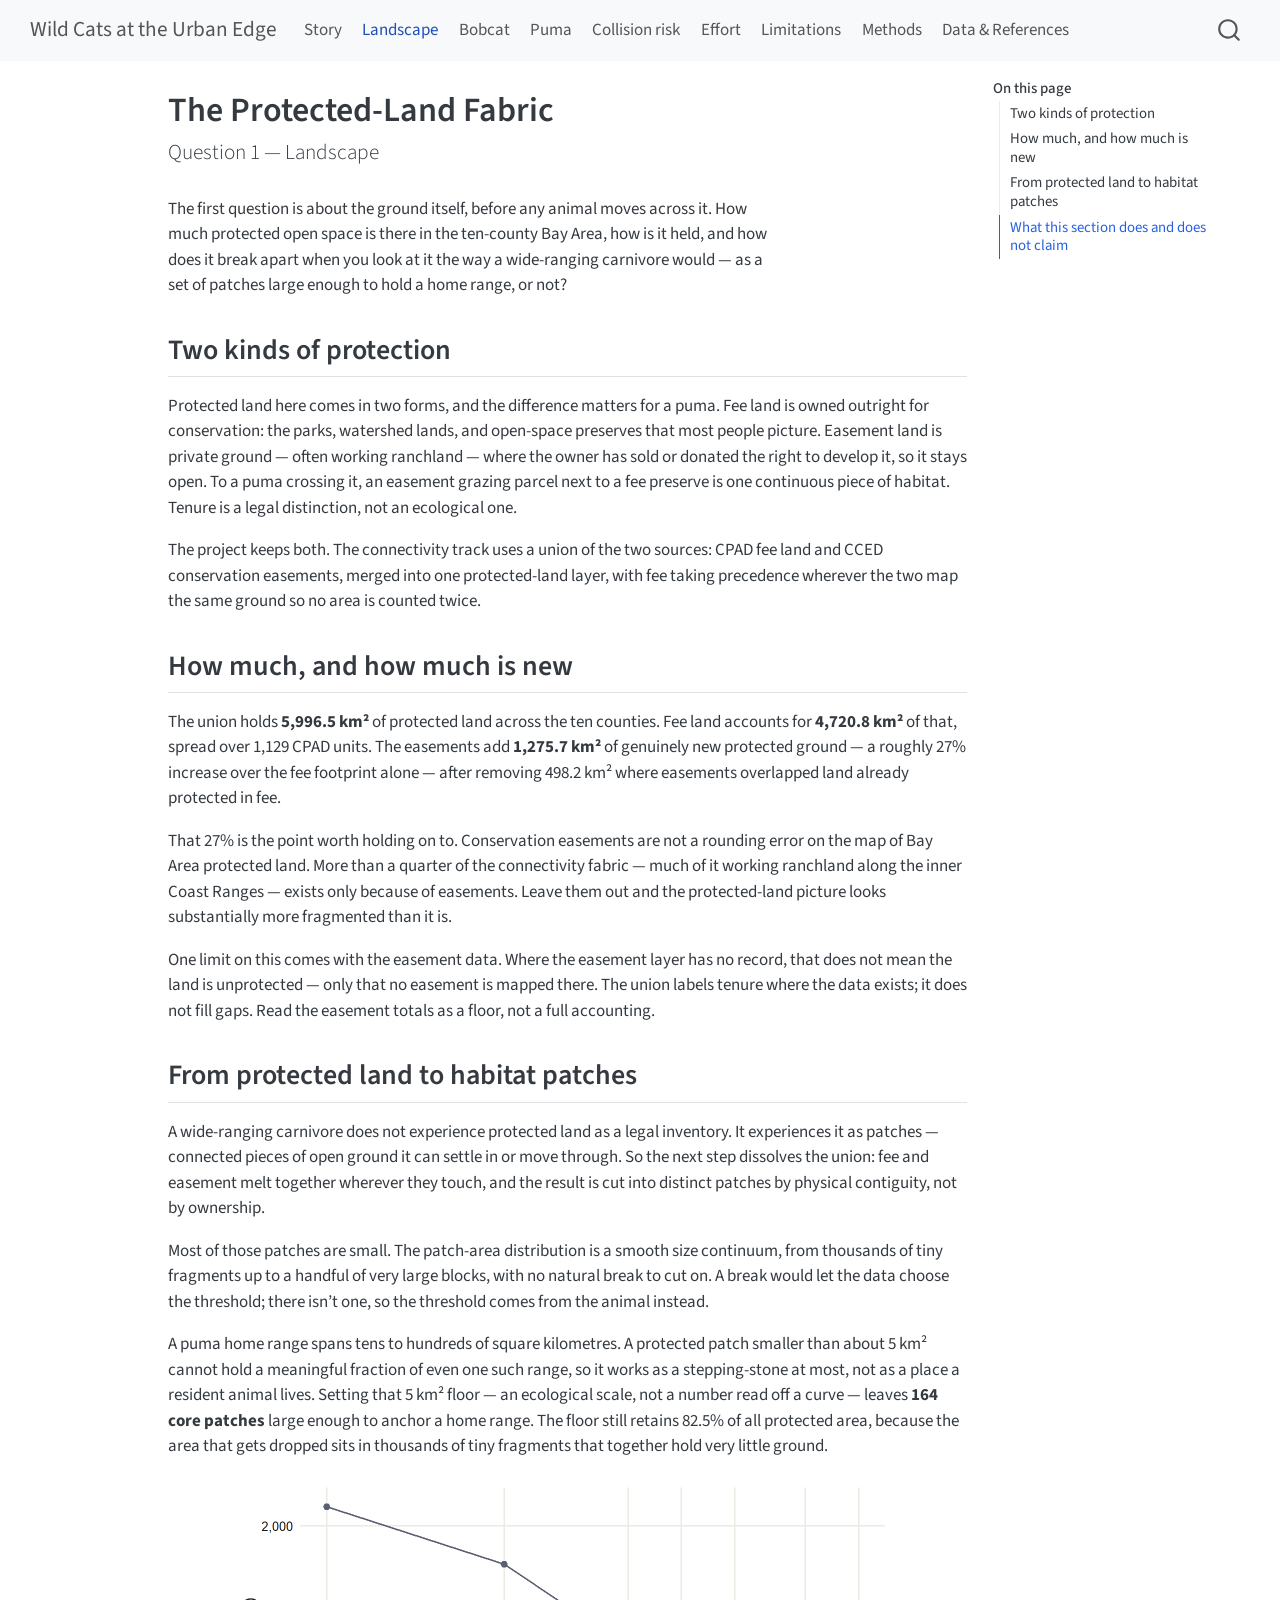
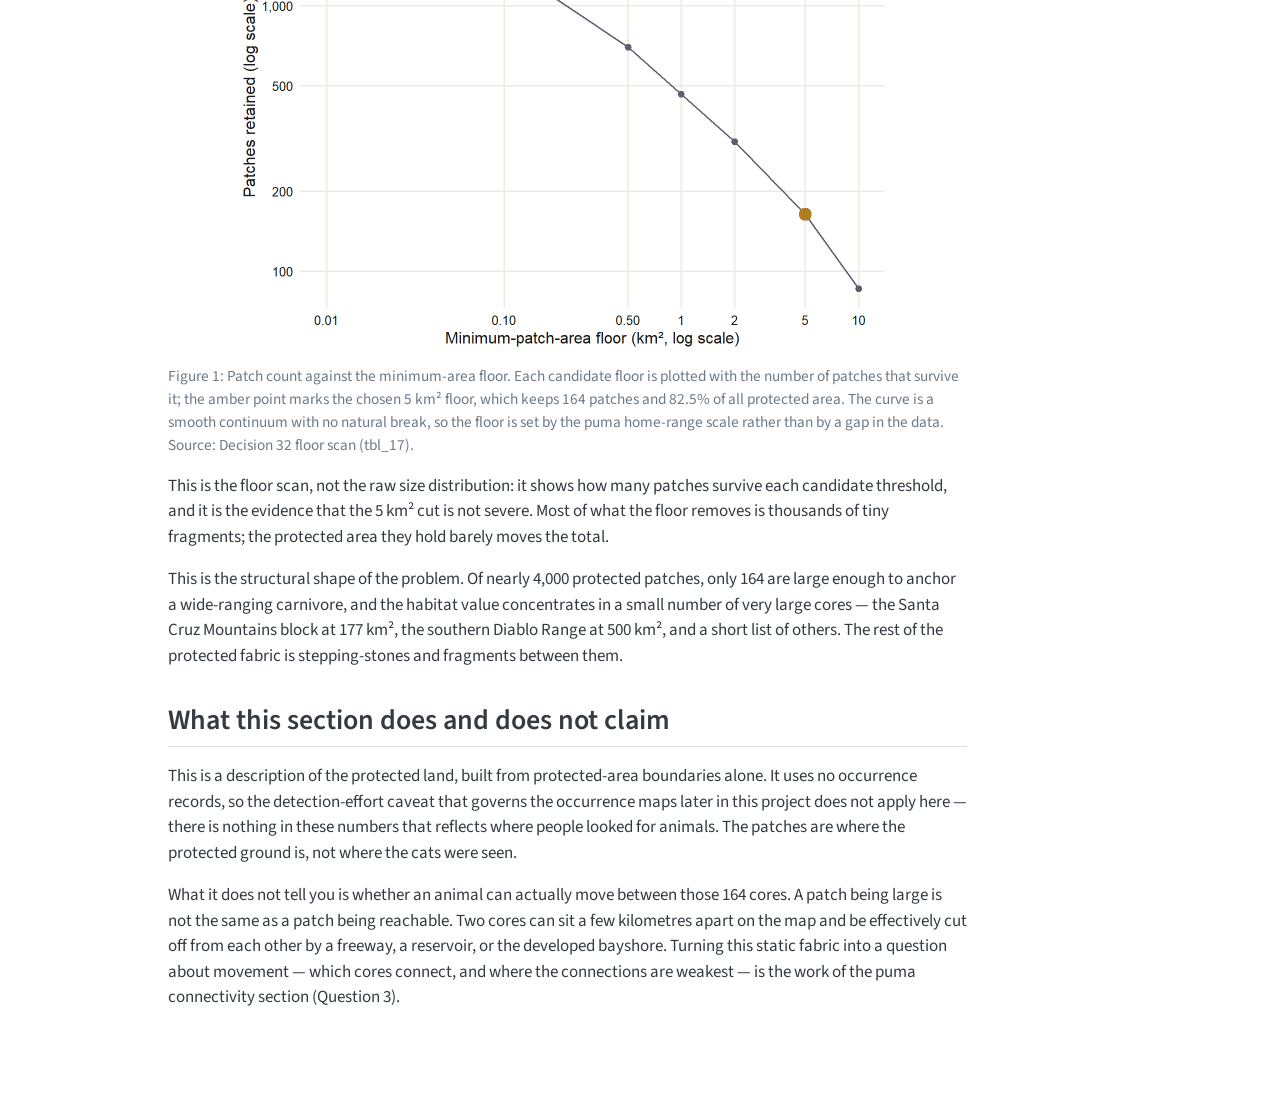
<file: landscape.html>
<!DOCTYPE html>
<html xmlns="http://www.w3.org/1999/xhtml" lang="en" xml:lang="en"><head>

<meta charset="utf-8">
<meta name="generator" content="quarto-1.10.18">

<meta name="viewport" content="width=device-width, initial-scale=1.0, user-scalable=yes">


<title>The Protected-Land Fabric – Wild Cats at the Urban Edge</title>
<style>
/* Default styles provided by pandoc.
** See https://pandoc.org/MANUAL.html#variables-for-html for config info.
*/
span.smallcaps{font-variant: small-caps;}
div.columns{display: flex; gap: 1.5em;}
div.column{flex: auto;}
@media screen {
div.columns{gap: min(4vw, 1.5em);}
div.column{overflow-x: auto;}
}
div.hanging-indent{margin-left: 1.5em; text-indent: -1.5em;}
ul.task-list{list-style: none;}
ul.task-list li input[type="checkbox"] {
  width: 0.8em;
  margin: 0 0.8em 0.2em -1em; /* quarto-specific, see https://github.com/quarto-dev/quarto-cli/issues/4556 */ 
  vertical-align: middle;
}
</style>


<script src="site_libs/quarto-nav/quarto-nav.js"></script>
<script src="site_libs/quarto-nav/headroom.min.js"></script>
<script src="site_libs/clipboard/clipboard.min.js"></script>
<script src="site_libs/quarto-search/autocomplete.umd.js"></script>
<script src="site_libs/quarto-search/fuse.min.js"></script>
<script src="site_libs/quarto-search/quarto-search.js"></script>
<meta name="quarto:offset" content="./">
<script src="site_libs/quarto-html/quarto.js" type="module"></script>
<script src="site_libs/quarto-html/tabsets/tabsets.js" type="module"></script>
<script src="site_libs/quarto-html/popper.min.js"></script>
<script src="site_libs/quarto-html/tippy.umd.min.js"></script>
<script src="site_libs/quarto-html/anchor.min.js"></script>
<link href="site_libs/quarto-html/tippy.css" rel="stylesheet">
<link href="site_libs/quarto-html/quarto-syntax-highlighting-64a204ab8560d761af7679ceaba22944.css" rel="stylesheet" id="quarto-text-highlighting-styles">
<script src="site_libs/bootstrap/bootstrap.min.js"></script>
<link href="site_libs/bootstrap/bootstrap-icons.css" rel="stylesheet">
<link href="site_libs/bootstrap/bootstrap-e3adbaa939bcd423dddc8c8a834270b4.min.css" rel="stylesheet" append-hash="true" id="quarto-bootstrap" data-mode="light">
<script id="quarto-search-options" type="application/json">{
  "location": "navbar",
  "copy-button": false,
  "collapse-after": 3,
  "panel-placement": "end",
  "type": "overlay",
  "limit": 50,
  "keyboard-shortcut": [
    "f",
    "/",
    "s"
  ],
  "show-item-context": false,
  "language": {
    "search-no-results-text": "No results",
    "search-matching-documents-text": "matching documents",
    "search-copy-link-title": "Copy link to search",
    "search-hide-matches-text": "Hide additional matches",
    "search-more-match-text": "more match in this document",
    "search-more-matches-text": "more matches in this document",
    "search-clear-button-title": "Clear",
    "search-text-placeholder": "",
    "search-detached-cancel-button-title": "Cancel",
    "search-submit-button-title": "Submit",
    "search-label": "Search"
  }
}</script>


<link rel="stylesheet" href="styles.css">
</head>

<body class="nav-fixed quarto-light">

<div id="quarto-search-results"></div>
  <header id="quarto-header" class="headroom fixed-top">
    <nav class="navbar navbar-expand-lg " data-bs-theme="dark">
      <div class="navbar-container container-fluid">
      <div class="navbar-brand-container mx-auto">
    <a class="navbar-brand" href="./index.html">
    <span class="navbar-title">Wild Cats at the Urban Edge</span>
    </a>
  </div>
            <div id="quarto-search" class="" title="Search"></div>
          <button class="navbar-toggler" type="button" data-bs-toggle="collapse" data-bs-target="#navbarCollapse" aria-controls="navbarCollapse" role="menu" aria-expanded="false" aria-label="Toggle navigation" onclick="if (window.quartoToggleHeadroom) { window.quartoToggleHeadroom(); }">
  <span class="navbar-toggler-icon"></span>
</button>
          <div class="collapse navbar-collapse" id="navbarCollapse">
            <ul class="navbar-nav navbar-nav-scroll me-auto">
  <li class="nav-item">
    <a class="nav-link" href="./index.html"> 
<span class="menu-text">Story</span></a>
  </li>  
  <li class="nav-item">
    <a class="nav-link active" href="./landscape.html" aria-current="page"> 
<span class="menu-text">Landscape</span></a>
  </li>  
  <li class="nav-item">
    <a class="nav-link" href="./bobcat.html"> 
<span class="menu-text">Bobcat</span></a>
  </li>  
  <li class="nav-item">
    <a class="nav-link" href="./puma.html"> 
<span class="menu-text">Puma</span></a>
  </li>  
  <li class="nav-item">
    <a class="nav-link" href="./roads.html"> 
<span class="menu-text">Collision risk</span></a>
  </li>  
  <li class="nav-item">
    <a class="nav-link" href="./q5.html"> 
<span class="menu-text">Effort</span></a>
  </li>  
  <li class="nav-item">
    <a class="nav-link" href="./limitations.html"> 
<span class="menu-text">Limitations</span></a>
  </li>  
  <li class="nav-item">
    <a class="nav-link" href="./methods.html"> 
<span class="menu-text">Methods</span></a>
  </li>  
  <li class="nav-item">
    <a class="nav-link" href="./data.html"> 
<span class="menu-text">Data &amp; References</span></a>
  </li>  
</ul>
          </div> <!-- /navcollapse -->
            <div class="quarto-navbar-tools">
</div>
      </div> <!-- /container-fluid -->
    </nav>
</header>
<!-- content -->
<div id="quarto-content" class="quarto-container page-columns page-rows-contents page-layout-article page-navbar">
<!-- sidebar -->
<!-- margin-sidebar -->
    <div id="quarto-margin-sidebar" class="sidebar margin-sidebar">
        <nav id="TOC" role="doc-toc" class="toc-active">
    <h2 id="toc-title">On this page</h2>
   
  <ul>
  <li><a href="#two-kinds-of-protection" id="toc-two-kinds-of-protection" class="nav-link active" data-scroll-target="#two-kinds-of-protection">Two kinds of protection</a></li>
  <li><a href="#how-much-and-how-much-is-new" id="toc-how-much-and-how-much-is-new" class="nav-link" data-scroll-target="#how-much-and-how-much-is-new">How much, and how much is new</a></li>
  <li><a href="#from-protected-land-to-habitat-patches" id="toc-from-protected-land-to-habitat-patches" class="nav-link" data-scroll-target="#from-protected-land-to-habitat-patches">From protected land to habitat patches</a></li>
  <li><a href="#what-this-section-does-and-does-not-claim" id="toc-what-this-section-does-and-does-not-claim" class="nav-link" data-scroll-target="#what-this-section-does-and-does-not-claim">What this section does and does not claim</a></li>
  </ul>
</nav>
    </div>
<!-- main -->
<main class="content" id="quarto-document-content">

<header id="title-block-header" class="quarto-title-block default">
<div class="quarto-title">
<h1 class="title">The Protected-Land Fabric</h1>
<p class="subtitle lead">Question 1 — Landscape</p>
</div>



<div class="quarto-title-meta">

    
  
    
  </div>
  


</header>


<p>The first question is about the ground itself, before any animal moves across it. How much protected open space is there in the ten-county Bay Area, how is it held, and how does it break apart when you look at it the way a wide-ranging carnivore would — as a set of patches large enough to hold a home range, or not?</p>
<section id="two-kinds-of-protection" class="level2">
<h2 class="anchored" data-anchor-id="two-kinds-of-protection">Two kinds of protection</h2>
<p>Protected land here comes in two forms, and the difference matters for a puma. Fee land is owned outright for conservation: the parks, watershed lands, and open-space preserves that most people picture. Easement land is private ground — often working ranchland — where the owner has sold or donated the right to develop it, so it stays open. To a puma crossing it, an easement grazing parcel next to a fee preserve is one continuous piece of habitat. Tenure is a legal distinction, not an ecological one.</p>
<p>The project keeps both. The connectivity track uses a union of the two sources: CPAD fee land and CCED conservation easements, merged into one protected-land layer, with fee taking precedence wherever the two map the same ground so no area is counted twice.</p>
</section>
<section id="how-much-and-how-much-is-new" class="level2">
<h2 class="anchored" data-anchor-id="how-much-and-how-much-is-new">How much, and how much is new</h2>
<p>The union holds <strong>5,996.5 km²</strong> of protected land across the ten counties. Fee land accounts for <strong>4,720.8 km²</strong> of that, spread over 1,129 CPAD units. The easements add <strong>1,275.7 km²</strong> of genuinely new protected ground — a roughly 27% increase over the fee footprint alone — after removing 498.2 km² where easements overlapped land already protected in fee.</p>
<p>That 27% is the point worth holding on to. Conservation easements are not a rounding error on the map of Bay Area protected land. More than a quarter of the connectivity fabric — much of it working ranchland along the inner Coast Ranges — exists only because of easements. Leave them out and the protected-land picture looks substantially more fragmented than it is.</p>
<p>One limit on this comes with the easement data. Where the easement layer has no record, that does not mean the land is unprotected — only that no easement is mapped there. The union labels tenure where the data exists; it does not fill gaps. Read the easement totals as a floor, not a full accounting.</p>
</section>
<section id="from-protected-land-to-habitat-patches" class="level2">
<h2 class="anchored" data-anchor-id="from-protected-land-to-habitat-patches">From protected land to habitat patches</h2>
<p>A wide-ranging carnivore does not experience protected land as a legal inventory. It experiences it as patches — connected pieces of open ground it can settle in or move through. So the next step dissolves the union: fee and easement melt together wherever they touch, and the result is cut into distinct patches by physical contiguity, not by ownership.</p>
<p>Most of those patches are small. The patch-area distribution is a smooth size continuum, from thousands of tiny fragments up to a handful of very large blocks, with no natural break to cut on. A break would let the data choose the threshold; there isn’t one, so the threshold comes from the animal instead.</p>
<p>A puma home range spans tens to hundreds of square kilometres. A protected patch smaller than about 5 km² cannot hold a meaningful fraction of even one such range, so it works as a stepping-stone at most, not as a place a resident animal lives. Setting that 5 km² floor — an ecological scale, not a number read off a curve — leaves <strong>164 core patches</strong> large enough to anchor a home range. The floor still retains 82.5% of all protected area, because the area that gets dropped sits in thousands of tiny fragments that together hold very little ground.</p>
<div class="cell">
<div class="cell-output-display">
<div id="fig-floor-scan" class="quarto-float quarto-figure quarto-figure-center anchored" alt="A line chart on a log vertical axis showing the number of protected patches surviving each minimum-area floor from 0.01 to 10 square kilometres. The count falls smoothly from about 2,356 patches to 86 with no sharp break. The 5 square kilometre floor is marked with a point and label reading 164 patches, 82.5 percent area retained.">
<figure class="quarto-float quarto-float-fig figure">
<div aria-describedby="fig-floor-scan-caption-0ceaefa1-69ba-4598-a22c-09a6ac19f8ca">
<img src="landscape_files/figure-html/fig-floor-scan-1.png" class="img-fluid figure-img" alt="A line chart on a log vertical axis showing the number of protected patches surviving each minimum-area floor from 0.01 to 10 square kilometres. The count falls smoothly from about 2,356 patches to 86 with no sharp break. The 5 square kilometre floor is marked with a point and label reading 164 patches, 82.5 percent area retained." width="672">
</div>
<figcaption class="quarto-float-caption-bottom quarto-float-caption quarto-float-fig" id="fig-floor-scan-caption-0ceaefa1-69ba-4598-a22c-09a6ac19f8ca">
Figure&nbsp;1: Patch count against the minimum-area floor. Each candidate floor is plotted with the number of patches that survive it; the amber point marks the chosen 5 km² floor, which keeps 164 patches and 82.5% of all protected area. The curve is a smooth continuum with no natural break, so the floor is set by the puma home-range scale rather than by a gap in the data. Source: Decision 32 floor scan (tbl_17).
</figcaption>
</figure>
</div>
</div>
</div>
<p>This is the floor scan, not the raw size distribution: it shows how many patches survive each candidate threshold, and it is the evidence that the 5 km² cut is not severe. Most of what the floor removes is thousands of tiny fragments; the protected area they hold barely moves the total.</p>
<p>This is the structural shape of the problem. Of nearly 4,000 protected patches, only 164 are large enough to anchor a wide-ranging carnivore, and the habitat value concentrates in a small number of very large cores — the Santa Cruz Mountains block at 177 km², the southern Diablo Range at 500 km², and a short list of others. The rest of the protected fabric is stepping-stones and fragments between them.</p>
</section>
<section id="what-this-section-does-and-does-not-claim" class="level2">
<h2 class="anchored" data-anchor-id="what-this-section-does-and-does-not-claim">What this section does and does not claim</h2>
<p>This is a description of the protected land, built from protected-area boundaries alone. It uses no occurrence records, so the detection-effort caveat that governs the occurrence maps later in this project does not apply here — there is nothing in these numbers that reflects where people looked for animals. The patches are where the protected ground is, not where the cats were seen.</p>
<p>What it does not tell you is whether an animal can actually move between those 164 cores. A patch being large is not the same as a patch being reachable. Two cores can sit a few kilometres apart on the map and be effectively cut off from each other by a freeway, a reservoir, or the developed bayshore. Turning this static fabric into a question about movement — which cores connect, and where the connections are weakest — is the work of the puma connectivity section (Question 3).</p>


</section>

</main> <!-- /main -->
<script id="quarto-html-after-body" type="application/javascript">
  window.document.addEventListener("DOMContentLoaded", function (event) {
    const icon = "";
    const anchorJS = new window.AnchorJS();
    anchorJS.options = {
      placement: 'right',
      icon: icon
    };
    anchorJS.add('.anchored');
    const isCodeAnnotation = (el) => {
      for (const clz of el.classList) {
        if (clz.startsWith('code-annotation-')) {                     
          return true;
        }
      }
      return false;
    }
    const onCopySuccess = function(e) {
      // button target
      const button = e.trigger;
      // don't keep focus
      button.blur();
      // flash "checked"
      button.classList.add('code-copy-button-checked');
      var currentTitle = button.getAttribute("title");
      button.setAttribute("title", "Copied!");
      let tooltip;
      if (window.bootstrap) {
        button.setAttribute("data-bs-toggle", "tooltip");
        button.setAttribute("data-bs-placement", "left");
        button.setAttribute("data-bs-title", "Copied!");
        tooltip = new bootstrap.Tooltip(button, 
          { trigger: "manual", 
            customClass: "code-copy-button-tooltip",
            offset: [0, -8]});
        tooltip.show();    
      }
      setTimeout(function() {
        if (tooltip) {
          tooltip.hide();
          button.removeAttribute("data-bs-title");
          button.removeAttribute("data-bs-toggle");
          button.removeAttribute("data-bs-placement");
        }
        button.setAttribute("title", currentTitle);
        button.classList.remove('code-copy-button-checked');
      }, 1000);
      // clear code selection
      e.clearSelection();
    }
    const getTextToCopy = function(trigger) {
      const outerScaffold = trigger.parentElement.cloneNode(true);
      const codeEl = outerScaffold.querySelector('code');
      for (const childEl of codeEl.children) {
        if (isCodeAnnotation(childEl)) {
          childEl.remove();
        }
      }
      return codeEl.innerText;
    }
    const clipboard = new window.ClipboardJS('.code-copy-button:not([data-in-quarto-modal])', {
      text: getTextToCopy
    });
    clipboard.on('success', onCopySuccess);
    if (window.document.getElementById('quarto-embedded-source-code-modal')) {
      const clipboardModal = new window.ClipboardJS('.code-copy-button[data-in-quarto-modal]', {
        text: getTextToCopy,
        container: window.document.getElementById('quarto-embedded-source-code-modal')
      });
      clipboardModal.on('success', onCopySuccess);
    }
      var localhostRegex = new RegExp(/^(?:http|https):\/\/localhost\:?[0-9]*\//);
      var mailtoRegex = new RegExp(/^mailto:/);
        var filterRegex = new RegExp("https:\/\/k-bsub\.github\.io\/bay-area-wildcats\/");
      var isInternal = (href) => {
          return filterRegex.test(href) || localhostRegex.test(href) || mailtoRegex.test(href);
      }
      // Inspect non-navigation links and adorn them if external
     var links = window.document.querySelectorAll('a[href]:not(.nav-link):not(.navbar-brand):not(.toc-action):not(.sidebar-link):not(.sidebar-item-toggle):not(.pagination-link):not(.no-external):not([aria-hidden]):not(.dropdown-item):not(.quarto-navigation-tool):not(.about-link)');
      for (var i=0; i<links.length; i++) {
        const link = links[i];
        if (!isInternal(link.href)) {
          // undo the damage that might have been done by quarto-nav.js in the case of
          // links that we want to consider external
          if (link.dataset.originalHref !== undefined) {
            link.href = link.dataset.originalHref;
          }
        }
      }
    function tippyHover(el, contentFn, onTriggerFn, onUntriggerFn) {
      const config = {
        allowHTML: true,
        maxWidth: 500,
        delay: 100,
        arrow: false,
        appendTo: function(el) {
            return el.parentElement;
        },
        interactive: true,
        interactiveBorder: 10,
        theme: 'quarto',
        placement: 'bottom-start',
      };
      if (contentFn) {
        config.content = contentFn;
      }
      if (onTriggerFn) {
        config.onTrigger = onTriggerFn;
      }
      if (onUntriggerFn) {
        config.onUntrigger = onUntriggerFn;
      }
      window.tippy(el, config); 
    }
    const noterefs = window.document.querySelectorAll('a[role="doc-noteref"]');
    for (var i=0; i<noterefs.length; i++) {
      const ref = noterefs[i];
      tippyHover(ref, function() {
        // use id or data attribute instead here
        let href = ref.getAttribute('data-footnote-href') || ref.getAttribute('href');
        try { href = new URL(href).hash; } catch {}
        const id = href.replace(/^#\/?/, "");
        const note = window.document.getElementById(id);
        if (note) {
          return note.innerHTML;
        } else {
          return "";
        }
      });
    }
    const xrefs = window.document.querySelectorAll('a.quarto-xref');
    const processXRef = (id, note) => {
      // Strip column container classes
      const stripColumnClz = (el) => {
        el.classList.remove("page-full", "page-columns");
        if (el.children) {
          for (const child of el.children) {
            stripColumnClz(child);
          }
        }
      }
      stripColumnClz(note)
      if (id === null || id.startsWith('sec-')) {
        // Special case sections, only their first couple elements
        const container = document.createElement("div");
        if (note.children && note.children.length > 2) {
          container.appendChild(note.children[0].cloneNode(true));
          for (let i = 1; i < note.children.length; i++) {
            const child = note.children[i];
            if (child.tagName === "P" && child.innerText === "") {
              continue;
            } else {
              container.appendChild(child.cloneNode(true));
              break;
            }
          }
          if (window.Quarto?.typesetMath) {
            window.Quarto.typesetMath(container);
          }
          return container.innerHTML
        } else {
          if (window.Quarto?.typesetMath) {
            window.Quarto.typesetMath(note);
          }
          return note.innerHTML;
        }
      } else {
        // Remove any anchor links if they are present
        const anchorLink = note.querySelector('a.anchorjs-link');
        if (anchorLink) {
          anchorLink.remove();
        }
        if (window.Quarto?.typesetMath) {
          window.Quarto.typesetMath(note);
        }
        if (note.classList.contains("callout")) {
          return note.outerHTML;
        } else {
          return note.innerHTML;
        }
      }
    }
    for (var i=0; i<xrefs.length; i++) {
      const xref = xrefs[i];
      tippyHover(xref, undefined, function(instance) {
        instance.disable();
        let url = xref.getAttribute('href');
        let hash = undefined; 
        if (url.startsWith('#')) {
          hash = url;
        } else {
          try { hash = new URL(url).hash; } catch {}
        }
        if (hash) {
          const id = hash.replace(/^#\/?/, "");
          const note = window.document.getElementById(id);
          if (note !== null) {
            try {
              const html = processXRef(id, note.cloneNode(true));
              instance.setContent(html);
            } finally {
              instance.enable();
              instance.show();
            }
          } else {
            // See if we can fetch this
            fetch(url.split('#')[0])
            .then(res => res.text())
            .then(html => {
              const parser = new DOMParser();
              const htmlDoc = parser.parseFromString(html, "text/html");
              const note = htmlDoc.getElementById(id);
              if (note !== null) {
                const html = processXRef(id, note);
                instance.setContent(html);
              } 
            }).finally(() => {
              instance.enable();
              instance.show();
            });
          }
        } else {
          // See if we can fetch a full url (with no hash to target)
          // This is a special case and we should probably do some content thinning / targeting
          fetch(url)
          .then(res => res.text())
          .then(html => {
            const parser = new DOMParser();
            const htmlDoc = parser.parseFromString(html, "text/html");
            const note = htmlDoc.querySelector('main.content');
            if (note !== null) {
              // This should only happen for chapter cross references
              // (since there is no id in the URL)
              // remove the first header
              if (note.children.length > 0 && note.children[0].tagName === "HEADER") {
                note.children[0].remove();
              }
              const html = processXRef(null, note);
              instance.setContent(html);
            } 
          }).finally(() => {
            instance.enable();
            instance.show();
          });
        }
      }, function(instance) {
      });
    }
        let selectedAnnoteEl;
        const selectorForAnnotation = ( cell, annotation) => {
          let cellAttr = 'data-code-cell="' + cell + '"';
          let lineAttr = 'data-code-annotation="' +  annotation + '"';
          const selector = 'span[' + cellAttr + '][' + lineAttr + ']';
          return selector;
        }
        const selectCodeLines = (annoteEl) => {
          const doc = window.document;
          const targetCell = annoteEl.getAttribute("data-target-cell");
          const targetAnnotation = annoteEl.getAttribute("data-target-annotation");
          const annoteSpan = window.document.querySelector(selectorForAnnotation(targetCell, targetAnnotation));
          const lines = annoteSpan.getAttribute("data-code-lines").split(",");
          const lineIds = lines.map((line) => {
            return targetCell + "-" + line;
          })
          let top = null;
          let height = null;
          let parent = null;
          if (lineIds.length > 0) {
              //compute the position of the single el (top and bottom and make a div)
              const el = window.document.getElementById(lineIds[0]);
              top = el.offsetTop;
              height = el.offsetHeight;
              parent = el.parentElement.parentElement;
            if (lineIds.length > 1) {
              const lastEl = window.document.getElementById(lineIds[lineIds.length - 1]);
              const bottom = lastEl.offsetTop + lastEl.offsetHeight;
              height = bottom - top;
            }
            if (top !== null && height !== null && parent !== null) {
              // cook up a div (if necessary) and position it 
              let div = window.document.getElementById("code-annotation-line-highlight");
              if (div === null) {
                div = window.document.createElement("div");
                div.setAttribute("id", "code-annotation-line-highlight");
                div.style.position = 'absolute';
                parent.appendChild(div);
              }
              div.style.top = top - 2 + "px";
              div.style.height = height + 4 + "px";
              div.style.left = 0;
              let gutterDiv = window.document.getElementById("code-annotation-line-highlight-gutter");
              if (gutterDiv === null) {
                gutterDiv = window.document.createElement("div");
                gutterDiv.setAttribute("id", "code-annotation-line-highlight-gutter");
                gutterDiv.style.position = 'absolute';
                const codeCell = window.document.getElementById(targetCell);
                const gutter = codeCell.querySelector('.code-annotation-gutter');
                gutter.appendChild(gutterDiv);
              }
              gutterDiv.style.top = top - 2 + "px";
              gutterDiv.style.height = height + 4 + "px";
            }
            selectedAnnoteEl = annoteEl;
          }
        };
        const unselectCodeLines = () => {
          const elementsIds = ["code-annotation-line-highlight", "code-annotation-line-highlight-gutter"];
          elementsIds.forEach((elId) => {
            const div = window.document.getElementById(elId);
            if (div) {
              div.remove();
            }
          });
          selectedAnnoteEl = undefined;
        };
          // Handle positioning of the toggle
      window.addEventListener(
        "resize",
        throttle(() => {
          elRect = undefined;
          if (selectedAnnoteEl) {
            selectCodeLines(selectedAnnoteEl);
          }
        }, 10)
      );
      function throttle(fn, ms) {
      let throttle = false;
      let timer;
        return (...args) => {
          if(!throttle) { // first call gets through
              fn.apply(this, args);
              throttle = true;
          } else { // all the others get throttled
              if(timer) clearTimeout(timer); // cancel #2
              timer = setTimeout(() => {
                fn.apply(this, args);
                timer = throttle = false;
              }, ms);
          }
        };
      }
        // Attach click handler to the DT
        const annoteDls = window.document.querySelectorAll('dt[data-target-cell]');
        for (const annoteDlNode of annoteDls) {
          annoteDlNode.addEventListener('click', (event) => {
            const clickedEl = event.target;
            if (clickedEl !== selectedAnnoteEl) {
              unselectCodeLines();
              const activeEl = window.document.querySelector('dt[data-target-cell].code-annotation-active');
              if (activeEl) {
                activeEl.classList.remove('code-annotation-active');
              }
              selectCodeLines(clickedEl);
              clickedEl.classList.add('code-annotation-active');
            } else {
              // Unselect the line
              unselectCodeLines();
              clickedEl.classList.remove('code-annotation-active');
            }
          });
        }
    const findCites = (el) => {
      const parentEl = el.parentElement;
      if (parentEl) {
        const cites = parentEl.dataset.cites;
        if (cites) {
          return {
            el,
            cites: cites.split(' ')
          };
        } else {
          return findCites(el.parentElement)
        }
      } else {
        return undefined;
      }
    };
    var bibliorefs = window.document.querySelectorAll('a[role="doc-biblioref"]');
    for (var i=0; i<bibliorefs.length; i++) {
      const ref = bibliorefs[i];
      const citeInfo = findCites(ref);
      if (citeInfo) {
        tippyHover(citeInfo.el, function() {
          var popup = window.document.createElement('div');
          citeInfo.cites.forEach(function(cite) {
            var citeDiv = window.document.createElement('div');
            citeDiv.classList.add('hanging-indent');
            citeDiv.classList.add('csl-entry');
            var biblioDiv = window.document.getElementById('ref-' + cite);
            if (biblioDiv) {
              citeDiv.innerHTML = biblioDiv.innerHTML;
            }
            popup.appendChild(citeDiv);
          });
          return popup.innerHTML;
        });
      }
    }
  });
  </script>
</div> <!-- /content -->




</body></html>
</file>
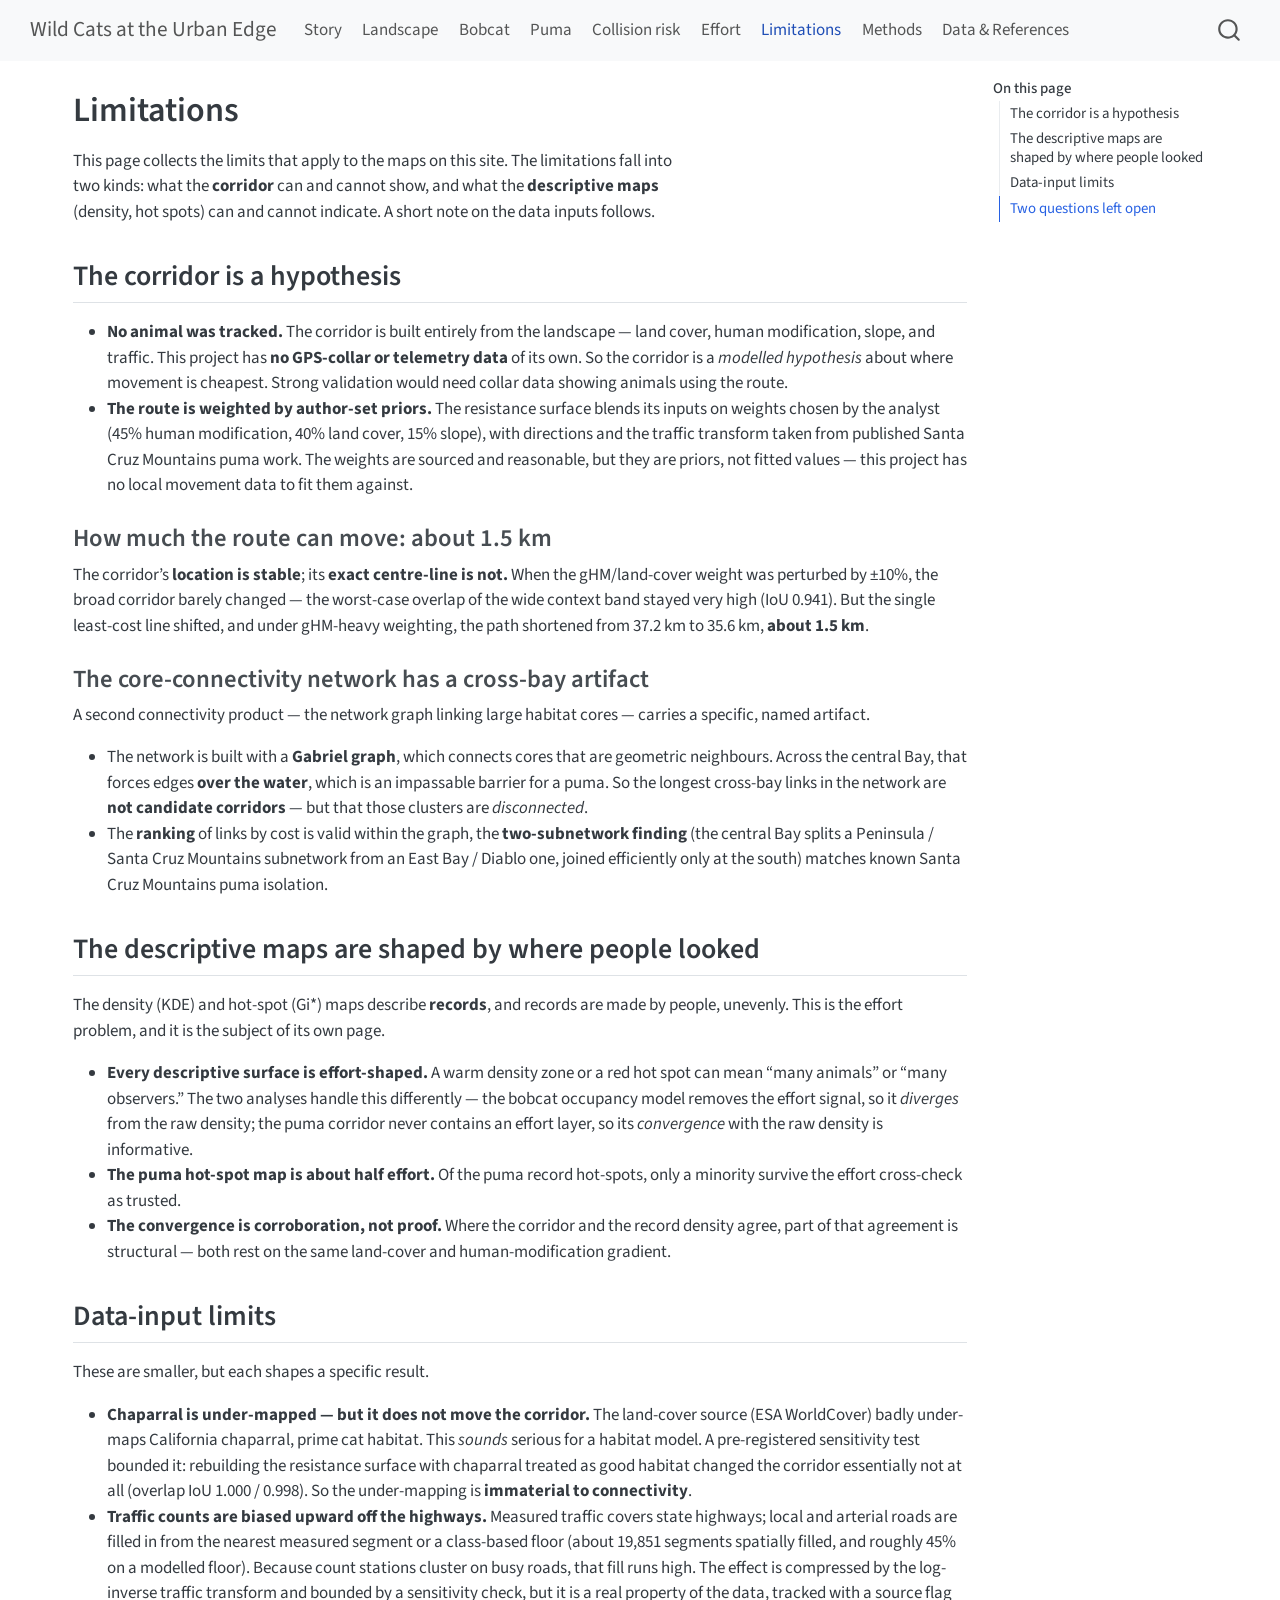
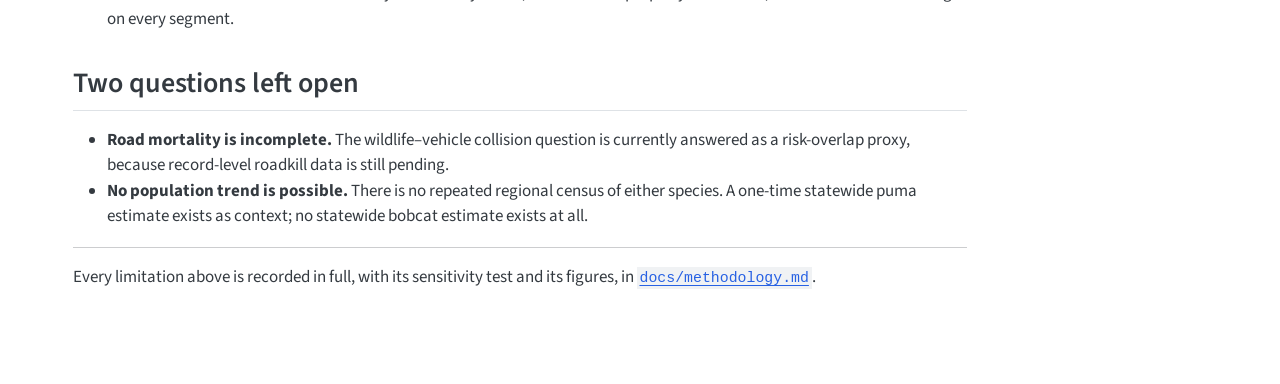
<file: limitations.html>
<!DOCTYPE html>
<html xmlns="http://www.w3.org/1999/xhtml" lang="en" xml:lang="en"><head>

<meta charset="utf-8">
<meta name="generator" content="quarto-1.10.18">

<meta name="viewport" content="width=device-width, initial-scale=1.0, user-scalable=yes">


<title>Limitations – Wild Cats at the Urban Edge</title>
<style>
/* Default styles provided by pandoc.
** See https://pandoc.org/MANUAL.html#variables-for-html for config info.
*/
span.smallcaps{font-variant: small-caps;}
div.columns{display: flex; gap: 1.5em;}
div.column{flex: auto;}
@media screen {
div.columns{gap: min(4vw, 1.5em);}
div.column{overflow-x: auto;}
}
div.hanging-indent{margin-left: 1.5em; text-indent: -1.5em;}
ul.task-list{list-style: none;}
ul.task-list li input[type="checkbox"] {
  width: 0.8em;
  margin: 0 0.8em 0.2em -1em; /* quarto-specific, see https://github.com/quarto-dev/quarto-cli/issues/4556 */ 
  vertical-align: middle;
}
</style>


<script src="site_libs/quarto-nav/quarto-nav.js"></script>
<script src="site_libs/quarto-nav/headroom.min.js"></script>
<script src="site_libs/clipboard/clipboard.min.js"></script>
<script src="site_libs/quarto-search/autocomplete.umd.js"></script>
<script src="site_libs/quarto-search/fuse.min.js"></script>
<script src="site_libs/quarto-search/quarto-search.js"></script>
<meta name="quarto:offset" content="./">
<script src="site_libs/quarto-html/quarto.js" type="module"></script>
<script src="site_libs/quarto-html/tabsets/tabsets.js" type="module"></script>
<script src="site_libs/quarto-html/popper.min.js"></script>
<script src="site_libs/quarto-html/tippy.umd.min.js"></script>
<script src="site_libs/quarto-html/anchor.min.js"></script>
<link href="site_libs/quarto-html/tippy.css" rel="stylesheet">
<link href="site_libs/quarto-html/quarto-syntax-highlighting-64a204ab8560d761af7679ceaba22944.css" rel="stylesheet" id="quarto-text-highlighting-styles">
<script src="site_libs/bootstrap/bootstrap.min.js"></script>
<link href="site_libs/bootstrap/bootstrap-icons.css" rel="stylesheet">
<link href="site_libs/bootstrap/bootstrap-e3adbaa939bcd423dddc8c8a834270b4.min.css" rel="stylesheet" append-hash="true" id="quarto-bootstrap" data-mode="light">
<script id="quarto-search-options" type="application/json">{
  "location": "navbar",
  "copy-button": false,
  "collapse-after": 3,
  "panel-placement": "end",
  "type": "overlay",
  "limit": 50,
  "keyboard-shortcut": [
    "f",
    "/",
    "s"
  ],
  "show-item-context": false,
  "language": {
    "search-no-results-text": "No results",
    "search-matching-documents-text": "matching documents",
    "search-copy-link-title": "Copy link to search",
    "search-hide-matches-text": "Hide additional matches",
    "search-more-match-text": "more match in this document",
    "search-more-matches-text": "more matches in this document",
    "search-clear-button-title": "Clear",
    "search-text-placeholder": "",
    "search-detached-cancel-button-title": "Cancel",
    "search-submit-button-title": "Submit",
    "search-label": "Search"
  }
}</script>


<link rel="stylesheet" href="styles.css">
</head>

<body class="nav-fixed quarto-light">

<div id="quarto-search-results"></div>
  <header id="quarto-header" class="headroom fixed-top">
    <nav class="navbar navbar-expand-lg " data-bs-theme="dark">
      <div class="navbar-container container-fluid">
      <div class="navbar-brand-container mx-auto">
    <a class="navbar-brand" href="./index.html">
    <span class="navbar-title">Wild Cats at the Urban Edge</span>
    </a>
  </div>
            <div id="quarto-search" class="" title="Search"></div>
          <button class="navbar-toggler" type="button" data-bs-toggle="collapse" data-bs-target="#navbarCollapse" aria-controls="navbarCollapse" role="menu" aria-expanded="false" aria-label="Toggle navigation" onclick="if (window.quartoToggleHeadroom) { window.quartoToggleHeadroom(); }">
  <span class="navbar-toggler-icon"></span>
</button>
          <div class="collapse navbar-collapse" id="navbarCollapse">
            <ul class="navbar-nav navbar-nav-scroll me-auto">
  <li class="nav-item">
    <a class="nav-link" href="./index.html"> 
<span class="menu-text">Story</span></a>
  </li>  
  <li class="nav-item">
    <a class="nav-link" href="./landscape.html"> 
<span class="menu-text">Landscape</span></a>
  </li>  
  <li class="nav-item">
    <a class="nav-link" href="./bobcat.html"> 
<span class="menu-text">Bobcat</span></a>
  </li>  
  <li class="nav-item">
    <a class="nav-link" href="./puma.html"> 
<span class="menu-text">Puma</span></a>
  </li>  
  <li class="nav-item">
    <a class="nav-link" href="./roads.html"> 
<span class="menu-text">Collision risk</span></a>
  </li>  
  <li class="nav-item">
    <a class="nav-link" href="./q5.html"> 
<span class="menu-text">Effort</span></a>
  </li>  
  <li class="nav-item">
    <a class="nav-link active" href="./limitations.html" aria-current="page"> 
<span class="menu-text">Limitations</span></a>
  </li>  
  <li class="nav-item">
    <a class="nav-link" href="./methods.html"> 
<span class="menu-text">Methods</span></a>
  </li>  
  <li class="nav-item">
    <a class="nav-link" href="./data.html"> 
<span class="menu-text">Data &amp; References</span></a>
  </li>  
</ul>
          </div> <!-- /navcollapse -->
            <div class="quarto-navbar-tools">
</div>
      </div> <!-- /container-fluid -->
    </nav>
</header>
<!-- content -->
<div id="quarto-content" class="quarto-container page-columns page-rows-contents page-layout-full page-navbar">
<!-- sidebar -->
<!-- margin-sidebar -->
    <div id="quarto-margin-sidebar" class="sidebar margin-sidebar">
        <nav id="TOC" role="doc-toc" class="toc-active">
    <h2 id="toc-title">On this page</h2>
   
  <ul>
  <li><a href="#the-corridor-is-a-hypothesis" id="toc-the-corridor-is-a-hypothesis" class="nav-link active" data-scroll-target="#the-corridor-is-a-hypothesis">The corridor is a hypothesis</a>
  <ul class="collapse">
  <li><a href="#how-much-the-route-can-move-about-1.5-km" id="toc-how-much-the-route-can-move-about-1.5-km" class="nav-link" data-scroll-target="#how-much-the-route-can-move-about-1.5-km">How much the route can move: about 1.5 km</a></li>
  <li><a href="#the-core-connectivity-network-has-a-cross-bay-artifact" id="toc-the-core-connectivity-network-has-a-cross-bay-artifact" class="nav-link" data-scroll-target="#the-core-connectivity-network-has-a-cross-bay-artifact">The core-connectivity network has a cross-bay artifact</a></li>
  </ul></li>
  <li><a href="#the-descriptive-maps-are-shaped-by-where-people-looked" id="toc-the-descriptive-maps-are-shaped-by-where-people-looked" class="nav-link" data-scroll-target="#the-descriptive-maps-are-shaped-by-where-people-looked">The descriptive maps are shaped by where people looked</a></li>
  <li><a href="#data-input-limits" id="toc-data-input-limits" class="nav-link" data-scroll-target="#data-input-limits">Data-input limits</a></li>
  <li><a href="#two-questions-left-open" id="toc-two-questions-left-open" class="nav-link" data-scroll-target="#two-questions-left-open">Two questions left open</a></li>
  </ul>
</nav>
    </div>
<!-- main -->
<main class="content column-page-left" id="quarto-document-content">

<header id="title-block-header" class="quarto-title-block default">
<div class="quarto-title">
<h1 class="title">Limitations</h1>
</div>



<div class="quarto-title-meta column-page-left">

    
  
    
  </div>
  


</header>


<p>This page collects the limits that apply to the maps on this site. The limitations fall into two kinds: what the <strong>corridor</strong> can and cannot show, and what the <strong>descriptive maps</strong> (density, hot spots) can and cannot indicate. A short note on the data inputs follows.</p>
<section id="the-corridor-is-a-hypothesis" class="level2">
<h2 class="anchored" data-anchor-id="the-corridor-is-a-hypothesis">The corridor is a hypothesis</h2>
<ul>
<li><strong>No animal was tracked.</strong> The corridor is built entirely from the landscape — land cover, human modification, slope, and traffic. This project has <strong>no GPS-collar or telemetry data</strong> of its own. So the corridor is a <em>modelled hypothesis</em> about where movement is cheapest. Strong validation would need collar data showing animals using the route.</li>
<li><strong>The route is weighted by author-set priors.</strong> The resistance surface blends its inputs on weights chosen by the analyst (45% human modification, 40% land cover, 15% slope), with directions and the traffic transform taken from published Santa Cruz Mountains puma work. The weights are sourced and reasonable, but they are priors, not fitted values — this project has no local movement data to fit them against.</li>
</ul>
<section id="how-much-the-route-can-move-about-1.5-km" class="level3">
<h3 class="anchored" data-anchor-id="how-much-the-route-can-move-about-1.5-km">How much the route can move: about 1.5 km</h3>
<p>The corridor’s <strong>location is stable</strong>; its <strong>exact centre-line is not.</strong> When the gHM/land-cover weight was perturbed by ±10%, the broad corridor barely changed — the worst-case overlap of the wide context band stayed very high (IoU 0.941). But the single least-cost line shifted, and under gHM-heavy weighting, the path shortened from 37.2 km to 35.6 km, <strong>about 1.5 km</strong>.</p>
</section>
<section id="the-core-connectivity-network-has-a-cross-bay-artifact" class="level3">
<h3 class="anchored" data-anchor-id="the-core-connectivity-network-has-a-cross-bay-artifact">The core-connectivity network has a cross-bay artifact</h3>
<p>A second connectivity product — the network graph linking large habitat cores — carries a specific, named artifact.</p>
<ul>
<li>The network is built with a <strong>Gabriel graph</strong>, which connects cores that are geometric neighbours. Across the central Bay, that forces edges <strong>over the water</strong>, which is an impassable barrier for a puma. So the longest cross-bay links in the network are <strong>not candidate corridors</strong> — but that those clusters are <em>disconnected</em>.</li>
<li>The <strong>ranking</strong> of links by cost is valid within the graph, the <strong>two-subnetwork finding</strong> (the central Bay splits a Peninsula / Santa Cruz Mountains subnetwork from an East Bay / Diablo one, joined efficiently only at the south) matches known Santa Cruz Mountains puma isolation.</li>
</ul>
</section>
</section>
<section id="the-descriptive-maps-are-shaped-by-where-people-looked" class="level2">
<h2 class="anchored" data-anchor-id="the-descriptive-maps-are-shaped-by-where-people-looked">The descriptive maps are shaped by where people looked</h2>
<p>The density (KDE) and hot-spot (Gi*) maps describe <strong>records</strong>, and records are made by people, unevenly. This is the effort problem, and it is the subject of its own page.</p>
<ul>
<li><strong>Every descriptive surface is effort-shaped.</strong> A warm density zone or a red hot spot can mean “many animals” or “many observers.” The two analyses handle this differently — the bobcat occupancy model removes the effort signal, so it <em>diverges</em> from the raw density; the puma corridor never contains an effort layer, so its <em>convergence</em> with the raw density is informative.</li>
<li><strong>The puma hot-spot map is about half effort.</strong> Of the puma record hot-spots, only a minority survive the effort cross-check as trusted.</li>
<li><strong>The convergence is corroboration, not proof.</strong> Where the corridor and the record density agree, part of that agreement is structural — both rest on the same land-cover and human-modification gradient.</li>
</ul>
</section>
<section id="data-input-limits" class="level2">
<h2 class="anchored" data-anchor-id="data-input-limits">Data-input limits</h2>
<p>These are smaller, but each shapes a specific result.</p>
<ul>
<li><strong>Chaparral is under-mapped — but it does not move the corridor.</strong> The land-cover source (ESA WorldCover) badly under-maps California chaparral, prime cat habitat. This <em>sounds</em> serious for a habitat model. A pre-registered sensitivity test bounded it: rebuilding the resistance surface with chaparral treated as good habitat changed the corridor essentially not at all (overlap IoU 1.000 / 0.998). So the under-mapping is <strong>immaterial to connectivity</strong>.</li>
<li><strong>Traffic counts are biased upward off the highways.</strong> Measured traffic covers state highways; local and arterial roads are filled in from the nearest measured segment or a class-based floor (about 19,851 segments spatially filled, and roughly 45% on a modelled floor). Because count stations cluster on busy roads, that fill runs high. The effect is compressed by the log-inverse traffic transform and bounded by a sensitivity check, but it is a real property of the data, tracked with a source flag on every segment.</li>
</ul>
</section>
<section id="two-questions-left-open" class="level2">
<h2 class="anchored" data-anchor-id="two-questions-left-open">Two questions left open</h2>
<ul>
<li><strong>Road mortality is incomplete.</strong> The wildlife–vehicle collision question is currently answered as a risk-overlap proxy, because record-level roadkill data is still pending.</li>
<li><strong>No population trend is possible.</strong> There is no repeated regional census of either species. A one-time statewide puma estimate exists as context; no statewide bobcat estimate exists at all.</li>
</ul>
<hr>
<p>Every limitation above is recorded in full, with its sensitivity test and its figures, in <a href="https://github.com/K-bsub/bay-area-wildcats/blob/main/docs/methodology.md"><code>docs/methodology.md</code></a>.</p>


</section>

</main> <!-- /main -->
<script id="quarto-html-after-body" type="application/javascript">
  window.document.addEventListener("DOMContentLoaded", function (event) {
    const icon = "";
    const anchorJS = new window.AnchorJS();
    anchorJS.options = {
      placement: 'right',
      icon: icon
    };
    anchorJS.add('.anchored');
    const isCodeAnnotation = (el) => {
      for (const clz of el.classList) {
        if (clz.startsWith('code-annotation-')) {                     
          return true;
        }
      }
      return false;
    }
    const onCopySuccess = function(e) {
      // button target
      const button = e.trigger;
      // don't keep focus
      button.blur();
      // flash "checked"
      button.classList.add('code-copy-button-checked');
      var currentTitle = button.getAttribute("title");
      button.setAttribute("title", "Copied!");
      let tooltip;
      if (window.bootstrap) {
        button.setAttribute("data-bs-toggle", "tooltip");
        button.setAttribute("data-bs-placement", "left");
        button.setAttribute("data-bs-title", "Copied!");
        tooltip = new bootstrap.Tooltip(button, 
          { trigger: "manual", 
            customClass: "code-copy-button-tooltip",
            offset: [0, -8]});
        tooltip.show();    
      }
      setTimeout(function() {
        if (tooltip) {
          tooltip.hide();
          button.removeAttribute("data-bs-title");
          button.removeAttribute("data-bs-toggle");
          button.removeAttribute("data-bs-placement");
        }
        button.setAttribute("title", currentTitle);
        button.classList.remove('code-copy-button-checked');
      }, 1000);
      // clear code selection
      e.clearSelection();
    }
    const getTextToCopy = function(trigger) {
      const outerScaffold = trigger.parentElement.cloneNode(true);
      const codeEl = outerScaffold.querySelector('code');
      for (const childEl of codeEl.children) {
        if (isCodeAnnotation(childEl)) {
          childEl.remove();
        }
      }
      return codeEl.innerText;
    }
    const clipboard = new window.ClipboardJS('.code-copy-button:not([data-in-quarto-modal])', {
      text: getTextToCopy
    });
    clipboard.on('success', onCopySuccess);
    if (window.document.getElementById('quarto-embedded-source-code-modal')) {
      const clipboardModal = new window.ClipboardJS('.code-copy-button[data-in-quarto-modal]', {
        text: getTextToCopy,
        container: window.document.getElementById('quarto-embedded-source-code-modal')
      });
      clipboardModal.on('success', onCopySuccess);
    }
      var localhostRegex = new RegExp(/^(?:http|https):\/\/localhost\:?[0-9]*\//);
      var mailtoRegex = new RegExp(/^mailto:/);
        var filterRegex = new RegExp("https:\/\/k-bsub\.github\.io\/bay-area-wildcats\/");
      var isInternal = (href) => {
          return filterRegex.test(href) || localhostRegex.test(href) || mailtoRegex.test(href);
      }
      // Inspect non-navigation links and adorn them if external
     var links = window.document.querySelectorAll('a[href]:not(.nav-link):not(.navbar-brand):not(.toc-action):not(.sidebar-link):not(.sidebar-item-toggle):not(.pagination-link):not(.no-external):not([aria-hidden]):not(.dropdown-item):not(.quarto-navigation-tool):not(.about-link)');
      for (var i=0; i<links.length; i++) {
        const link = links[i];
        if (!isInternal(link.href)) {
          // undo the damage that might have been done by quarto-nav.js in the case of
          // links that we want to consider external
          if (link.dataset.originalHref !== undefined) {
            link.href = link.dataset.originalHref;
          }
        }
      }
    function tippyHover(el, contentFn, onTriggerFn, onUntriggerFn) {
      const config = {
        allowHTML: true,
        maxWidth: 500,
        delay: 100,
        arrow: false,
        appendTo: function(el) {
            return el.parentElement;
        },
        interactive: true,
        interactiveBorder: 10,
        theme: 'quarto',
        placement: 'bottom-start',
      };
      if (contentFn) {
        config.content = contentFn;
      }
      if (onTriggerFn) {
        config.onTrigger = onTriggerFn;
      }
      if (onUntriggerFn) {
        config.onUntrigger = onUntriggerFn;
      }
      window.tippy(el, config); 
    }
    const noterefs = window.document.querySelectorAll('a[role="doc-noteref"]');
    for (var i=0; i<noterefs.length; i++) {
      const ref = noterefs[i];
      tippyHover(ref, function() {
        // use id or data attribute instead here
        let href = ref.getAttribute('data-footnote-href') || ref.getAttribute('href');
        try { href = new URL(href).hash; } catch {}
        const id = href.replace(/^#\/?/, "");
        const note = window.document.getElementById(id);
        if (note) {
          return note.innerHTML;
        } else {
          return "";
        }
      });
    }
    const xrefs = window.document.querySelectorAll('a.quarto-xref');
    const processXRef = (id, note) => {
      // Strip column container classes
      const stripColumnClz = (el) => {
        el.classList.remove("page-full", "page-columns");
        if (el.children) {
          for (const child of el.children) {
            stripColumnClz(child);
          }
        }
      }
      stripColumnClz(note)
      if (id === null || id.startsWith('sec-')) {
        // Special case sections, only their first couple elements
        const container = document.createElement("div");
        if (note.children && note.children.length > 2) {
          container.appendChild(note.children[0].cloneNode(true));
          for (let i = 1; i < note.children.length; i++) {
            const child = note.children[i];
            if (child.tagName === "P" && child.innerText === "") {
              continue;
            } else {
              container.appendChild(child.cloneNode(true));
              break;
            }
          }
          if (window.Quarto?.typesetMath) {
            window.Quarto.typesetMath(container);
          }
          return container.innerHTML
        } else {
          if (window.Quarto?.typesetMath) {
            window.Quarto.typesetMath(note);
          }
          return note.innerHTML;
        }
      } else {
        // Remove any anchor links if they are present
        const anchorLink = note.querySelector('a.anchorjs-link');
        if (anchorLink) {
          anchorLink.remove();
        }
        if (window.Quarto?.typesetMath) {
          window.Quarto.typesetMath(note);
        }
        if (note.classList.contains("callout")) {
          return note.outerHTML;
        } else {
          return note.innerHTML;
        }
      }
    }
    for (var i=0; i<xrefs.length; i++) {
      const xref = xrefs[i];
      tippyHover(xref, undefined, function(instance) {
        instance.disable();
        let url = xref.getAttribute('href');
        let hash = undefined; 
        if (url.startsWith('#')) {
          hash = url;
        } else {
          try { hash = new URL(url).hash; } catch {}
        }
        if (hash) {
          const id = hash.replace(/^#\/?/, "");
          const note = window.document.getElementById(id);
          if (note !== null) {
            try {
              const html = processXRef(id, note.cloneNode(true));
              instance.setContent(html);
            } finally {
              instance.enable();
              instance.show();
            }
          } else {
            // See if we can fetch this
            fetch(url.split('#')[0])
            .then(res => res.text())
            .then(html => {
              const parser = new DOMParser();
              const htmlDoc = parser.parseFromString(html, "text/html");
              const note = htmlDoc.getElementById(id);
              if (note !== null) {
                const html = processXRef(id, note);
                instance.setContent(html);
              } 
            }).finally(() => {
              instance.enable();
              instance.show();
            });
          }
        } else {
          // See if we can fetch a full url (with no hash to target)
          // This is a special case and we should probably do some content thinning / targeting
          fetch(url)
          .then(res => res.text())
          .then(html => {
            const parser = new DOMParser();
            const htmlDoc = parser.parseFromString(html, "text/html");
            const note = htmlDoc.querySelector('main.content');
            if (note !== null) {
              // This should only happen for chapter cross references
              // (since there is no id in the URL)
              // remove the first header
              if (note.children.length > 0 && note.children[0].tagName === "HEADER") {
                note.children[0].remove();
              }
              const html = processXRef(null, note);
              instance.setContent(html);
            } 
          }).finally(() => {
            instance.enable();
            instance.show();
          });
        }
      }, function(instance) {
      });
    }
        let selectedAnnoteEl;
        const selectorForAnnotation = ( cell, annotation) => {
          let cellAttr = 'data-code-cell="' + cell + '"';
          let lineAttr = 'data-code-annotation="' +  annotation + '"';
          const selector = 'span[' + cellAttr + '][' + lineAttr + ']';
          return selector;
        }
        const selectCodeLines = (annoteEl) => {
          const doc = window.document;
          const targetCell = annoteEl.getAttribute("data-target-cell");
          const targetAnnotation = annoteEl.getAttribute("data-target-annotation");
          const annoteSpan = window.document.querySelector(selectorForAnnotation(targetCell, targetAnnotation));
          const lines = annoteSpan.getAttribute("data-code-lines").split(",");
          const lineIds = lines.map((line) => {
            return targetCell + "-" + line;
          })
          let top = null;
          let height = null;
          let parent = null;
          if (lineIds.length > 0) {
              //compute the position of the single el (top and bottom and make a div)
              const el = window.document.getElementById(lineIds[0]);
              top = el.offsetTop;
              height = el.offsetHeight;
              parent = el.parentElement.parentElement;
            if (lineIds.length > 1) {
              const lastEl = window.document.getElementById(lineIds[lineIds.length - 1]);
              const bottom = lastEl.offsetTop + lastEl.offsetHeight;
              height = bottom - top;
            }
            if (top !== null && height !== null && parent !== null) {
              // cook up a div (if necessary) and position it 
              let div = window.document.getElementById("code-annotation-line-highlight");
              if (div === null) {
                div = window.document.createElement("div");
                div.setAttribute("id", "code-annotation-line-highlight");
                div.style.position = 'absolute';
                parent.appendChild(div);
              }
              div.style.top = top - 2 + "px";
              div.style.height = height + 4 + "px";
              div.style.left = 0;
              let gutterDiv = window.document.getElementById("code-annotation-line-highlight-gutter");
              if (gutterDiv === null) {
                gutterDiv = window.document.createElement("div");
                gutterDiv.setAttribute("id", "code-annotation-line-highlight-gutter");
                gutterDiv.style.position = 'absolute';
                const codeCell = window.document.getElementById(targetCell);
                const gutter = codeCell.querySelector('.code-annotation-gutter');
                gutter.appendChild(gutterDiv);
              }
              gutterDiv.style.top = top - 2 + "px";
              gutterDiv.style.height = height + 4 + "px";
            }
            selectedAnnoteEl = annoteEl;
          }
        };
        const unselectCodeLines = () => {
          const elementsIds = ["code-annotation-line-highlight", "code-annotation-line-highlight-gutter"];
          elementsIds.forEach((elId) => {
            const div = window.document.getElementById(elId);
            if (div) {
              div.remove();
            }
          });
          selectedAnnoteEl = undefined;
        };
          // Handle positioning of the toggle
      window.addEventListener(
        "resize",
        throttle(() => {
          elRect = undefined;
          if (selectedAnnoteEl) {
            selectCodeLines(selectedAnnoteEl);
          }
        }, 10)
      );
      function throttle(fn, ms) {
      let throttle = false;
      let timer;
        return (...args) => {
          if(!throttle) { // first call gets through
              fn.apply(this, args);
              throttle = true;
          } else { // all the others get throttled
              if(timer) clearTimeout(timer); // cancel #2
              timer = setTimeout(() => {
                fn.apply(this, args);
                timer = throttle = false;
              }, ms);
          }
        };
      }
        // Attach click handler to the DT
        const annoteDls = window.document.querySelectorAll('dt[data-target-cell]');
        for (const annoteDlNode of annoteDls) {
          annoteDlNode.addEventListener('click', (event) => {
            const clickedEl = event.target;
            if (clickedEl !== selectedAnnoteEl) {
              unselectCodeLines();
              const activeEl = window.document.querySelector('dt[data-target-cell].code-annotation-active');
              if (activeEl) {
                activeEl.classList.remove('code-annotation-active');
              }
              selectCodeLines(clickedEl);
              clickedEl.classList.add('code-annotation-active');
            } else {
              // Unselect the line
              unselectCodeLines();
              clickedEl.classList.remove('code-annotation-active');
            }
          });
        }
    const findCites = (el) => {
      const parentEl = el.parentElement;
      if (parentEl) {
        const cites = parentEl.dataset.cites;
        if (cites) {
          return {
            el,
            cites: cites.split(' ')
          };
        } else {
          return findCites(el.parentElement)
        }
      } else {
        return undefined;
      }
    };
    var bibliorefs = window.document.querySelectorAll('a[role="doc-biblioref"]');
    for (var i=0; i<bibliorefs.length; i++) {
      const ref = bibliorefs[i];
      const citeInfo = findCites(ref);
      if (citeInfo) {
        tippyHover(citeInfo.el, function() {
          var popup = window.document.createElement('div');
          citeInfo.cites.forEach(function(cite) {
            var citeDiv = window.document.createElement('div');
            citeDiv.classList.add('hanging-indent');
            citeDiv.classList.add('csl-entry');
            var biblioDiv = window.document.getElementById('ref-' + cite);
            if (biblioDiv) {
              citeDiv.innerHTML = biblioDiv.innerHTML;
            }
            popup.appendChild(citeDiv);
          });
          return popup.innerHTML;
        });
      }
    }
  });
  </script>
</div> <!-- /content -->




</body></html>
</file>
<file: site_libs/quarto-html/tippy.css>
.tippy-box[data-animation=fade][data-state=hidden]{opacity:0}[data-tippy-root]{max-width:calc(100vw - 10px)}.tippy-box{position:relative;background-color:#333;color:#fff;border-radius:4px;font-size:14px;line-height:1.4;white-space:normal;outline:0;transition-property:transform,visibility,opacity}.tippy-box[data-placement^=top]>.tippy-arrow{bottom:0}.tippy-box[data-placement^=top]>.tippy-arrow:before{bottom:-7px;left:0;border-width:8px 8px 0;border-top-color:initial;transform-origin:center top}.tippy-box[data-placement^=bottom]>.tippy-arrow{top:0}.tippy-box[data-placement^=bottom]>.tippy-arrow:before{top:-7px;left:0;border-width:0 8px 8px;border-bottom-color:initial;transform-origin:center bottom}.tippy-box[data-placement^=left]>.tippy-arrow{right:0}.tippy-box[data-placement^=left]>.tippy-arrow:before{border-width:8px 0 8px 8px;border-left-color:initial;right:-7px;transform-origin:center left}.tippy-box[data-placement^=right]>.tippy-arrow{left:0}.tippy-box[data-placement^=right]>.tippy-arrow:before{left:-7px;border-width:8px 8px 8px 0;border-right-color:initial;transform-origin:center right}.tippy-box[data-inertia][data-state=visible]{transition-timing-function:cubic-bezier(.54,1.5,.38,1.11)}.tippy-arrow{width:16px;height:16px;color:#333}.tippy-arrow:before{content:"";position:absolute;border-color:transparent;border-style:solid}.tippy-content{position:relative;padding:5px 9px;z-index:1}
</file>
<file: site_libs/quarto-html/quarto-syntax-highlighting-64a204ab8560d761af7679ceaba22944.css>
/* quarto syntax highlight colors */
:root {
  --quarto-hl-ot-color: #003B4F;
  --quarto-hl-at-color: #657422;
  --quarto-hl-ss-color: #20794D;
  --quarto-hl-an-color: #5E5E5E;
  --quarto-hl-fu-color: #4758AB;
  --quarto-hl-st-color: #20794D;
  --quarto-hl-cf-color: #003B4F;
  --quarto-hl-op-color: #5E5E5E;
  --quarto-hl-er-color: #AD0000;
  --quarto-hl-bn-color: #AD0000;
  --quarto-hl-al-color: #AD0000;
  --quarto-hl-va-color: #111111;
  --quarto-hl-bu-color: inherit;
  --quarto-hl-ex-color: inherit;
  --quarto-hl-pp-color: #AD0000;
  --quarto-hl-in-color: #5E5E5E;
  --quarto-hl-vs-color: #20794D;
  --quarto-hl-wa-color: #5E5E5E;
  --quarto-hl-do-color: #5E5E5E;
  --quarto-hl-im-color: #00769E;
  --quarto-hl-ch-color: #20794D;
  --quarto-hl-dt-color: #AD0000;
  --quarto-hl-fl-color: #AD0000;
  --quarto-hl-co-color: #5E5E5E;
  --quarto-hl-cv-color: #5E5E5E;
  --quarto-hl-cn-color: #8f5902;
  --quarto-hl-sc-color: #5E5E5E;
  --quarto-hl-dv-color: #AD0000;
  --quarto-hl-kw-color: #003B4F;
}

/* other quarto variables */
:root {
  --quarto-font-monospace: SFMono-Regular, Menlo, Monaco, Consolas, "Liberation Mono", "Courier New", monospace;
}

/* syntax highlight based on Pandoc's rules */
pre > code.sourceCode > span {
  color: #003B4F;
}

code.sourceCode > span {
  color: #003B4F;
}

div.sourceCode,
div.sourceCode pre.sourceCode {
  color: #003B4F;
}

/* Normal */
code span {
  color: #003B4F;
}

/* Alert */
code span.al {
  color: #AD0000;
  font-style: inherit;
}

/* Annotation */
code span.an {
  color: #5E5E5E;
  font-style: inherit;
}

/* Attribute */
code span.at {
  color: #657422;
  font-style: inherit;
}

/* BaseN */
code span.bn {
  color: #AD0000;
  font-style: inherit;
}

/* BuiltIn */
code span.bu {
  font-style: inherit;
}

/* ControlFlow */
code span.cf {
  color: #003B4F;
  font-weight: bold;
  font-style: inherit;
}

/* Char */
code span.ch {
  color: #20794D;
  font-style: inherit;
}

/* Constant */
code span.cn {
  color: #8f5902;
  font-style: inherit;
}

/* Comment */
code span.co {
  color: #5E5E5E;
  font-style: inherit;
}

/* CommentVar */
code span.cv {
  color: #5E5E5E;
  font-style: italic;
}

/* Documentation */
code span.do {
  color: #5E5E5E;
  font-style: italic;
}

/* DataType */
code span.dt {
  color: #AD0000;
  font-style: inherit;
}

/* DecVal */
code span.dv {
  color: #AD0000;
  font-style: inherit;
}

/* Error */
code span.er {
  color: #AD0000;
  font-style: inherit;
}

/* Extension */
code span.ex {
  font-style: inherit;
}

/* Float */
code span.fl {
  color: #AD0000;
  font-style: inherit;
}

/* Function */
code span.fu {
  color: #4758AB;
  font-style: inherit;
}

/* Import */
code span.im {
  color: #00769E;
  font-style: inherit;
}

/* Information */
code span.in {
  color: #5E5E5E;
  font-style: inherit;
}

/* Keyword */
code span.kw {
  color: #003B4F;
  font-weight: bold;
  font-style: inherit;
}

/* Operator */
code span.op {
  color: #5E5E5E;
  font-style: inherit;
}

/* Other */
code span.ot {
  color: #003B4F;
  font-style: inherit;
}

/* Preprocessor */
code span.pp {
  color: #AD0000;
  font-style: inherit;
}

/* SpecialChar */
code span.sc {
  color: #5E5E5E;
  font-style: inherit;
}

/* SpecialString */
code span.ss {
  color: #20794D;
  font-style: inherit;
}

/* String */
code span.st {
  color: #20794D;
  font-style: inherit;
}

/* Variable */
code span.va {
  color: #111111;
  font-style: inherit;
}

/* VerbatimString */
code span.vs {
  color: #20794D;
  font-style: inherit;
}

/* Warning */
code span.wa {
  color: #5E5E5E;
  font-style: italic;
}

.prevent-inlining {
  content: "</";
}

/*# sourceMappingURL=9d8d5bb603a83b8298b89080a598c93b.css.map */
</file>
<file: styles.css>
/* Wild Cats at the Urban Edge -- site styles. */
/* Placeholder; real theming added in Week 9. Kept non-empty so the */
/* css reference in _quarto.yml resolves during render. */

/* -------------------------------------------------------------------------- */
/* Page layout: readable text pulled left, wide maps, responsive on all sizes  */
/* -------------------------------------------------------------------------- */
/* Works WITH Quarto's page-layout: full grid rather than against it.          */
/* Text width is set in ch (character-based) so prose stays readable on any    */
/* screen. Maps use % width and viewport-based height, so nothing is a fixed   */
/* pixel size. A breakpoint collapses everything to one column on tablet/phone.*/

/* DESKTOP / large screens (>= 992px: Quarto shows the right-hand TOC here) */
@media (min-width: 992px) {

  /* Text column: readable line length, aligned to the LEFT of the page track  */
  /* (not centred), leaving the left gutter filled.                            */
  .quarto-title-block,
  main.content > p,
  main.content > ul,
  main.content > ol,
  main.content > blockquote,
  main.content > h1,
  main.content > h2,
  main.content > h3,
  main.content > h4,
  main.content > .cell > .cell-output-display > .quarto-figure-center figcaption,
  main.content > figure figcaption {
    max-width: 75ch;      /* ~72-78 chars: the readable range, screen-agnostic */
    margin-left: 0;       /* align left, fill the reclaimed gutter             */
    margin-right: auto;
  }

  /* Page-width figures (the 11 maps + Story photo pair): fill the page track  */
  /* toward the TOC, with a small gap. No fixed px -- % of the track.          */
  main.content .column-page {
    width: 100%;
    max-width: 1000px;    /* upper cap only; shrinks freely on smaller windows */
    margin-left: 0;
    margin-right: auto;
  }

  /* Leaflet maps: viewport-relative height so they scale with the screen.     */
  main.content .column-page .leaflet,
  main.content .column-page .leaflet-container {
    width: 100% !important;
    height: 60vh !important;   /* 60% of window height, not a fixed pixel box  */
    min-height: 420px;
    max-height: 640px;
  }

  /* Story lead photos at page width: a touch taller to match the wider frame. */
  .lead-cats.column-page figure img {
    height: 30vh;
    min-height: 300px;
    max-height: 440px;
  }
}

/* TABLET / PHONE (< 992px): Quarto stacks the TOC above; go single column.    */
@media (max-width: 991px) {

  /* Text spans the container, with comfortable side padding.                  */
  main.content > p,
  main.content > ul,
  main.content > ol,
  main.content > blockquote {
    max-width: 100%;
    margin-left: 0;
    margin-right: 0;
  }

  /* Maps and page figures fill the full width of the screen.                  */
  main.content .column-page {
    width: 100%;
    max-width: 100%;
    margin-left: 0;
    margin-right: 0;
  }

  main.content .column-page .leaflet,
  main.content .column-page .leaflet-container {
    width: 100% !important;
    height: 55vh !important;
    min-height: 320px;
  }

  /* Story photos: stack is handled by Quarto; keep them readable height.       */
  .lead-cats figure img {
    height: 240px;
  }

  /* Leaflet legends/controls: shrink on phones so they don't cover the map.    */
  /* The legends are addControl HTML boxes; scaling the control container hits  */
  /* every one without editing each map's inline legend HTML.                   */
  .leaflet-control-container .leaflet-control {
    font-size: 10px !important;
    max-width: 44vw;          /* never wider than ~half the screen */
    line-height: 1.35;
  }
  .leaflet-control-container .leaflet-control div {
    font-size: 10px !important;
  }
  /* The layer toggle (top-right checkboxes) also shrinks. */
  .leaflet-control-layers {
    font-size: 10px !important;
    padding: 4px 6px !important;
  }
  /* Legend colour swatches scale down a touch to match the smaller text. */
  .leaflet-control-container .leaflet-control span[style*="display:inline-block"],
  .leaflet-control-container .leaflet-control span[style*="display: inline-block"] {
    transform: scale(0.85);
  }
}

/* Story page -- equal-height lead photos (puma + bobcat) */
.lead-cats figure {
  margin: 0;
}
.lead-cats figure img {
  width: 100%;
  height: 320px;        /* both images forced to this height (base/default) */
  object-fit: cover;    /* crop to fill, no distortion, no letterbox */
  object-position: center;
}
</file>
